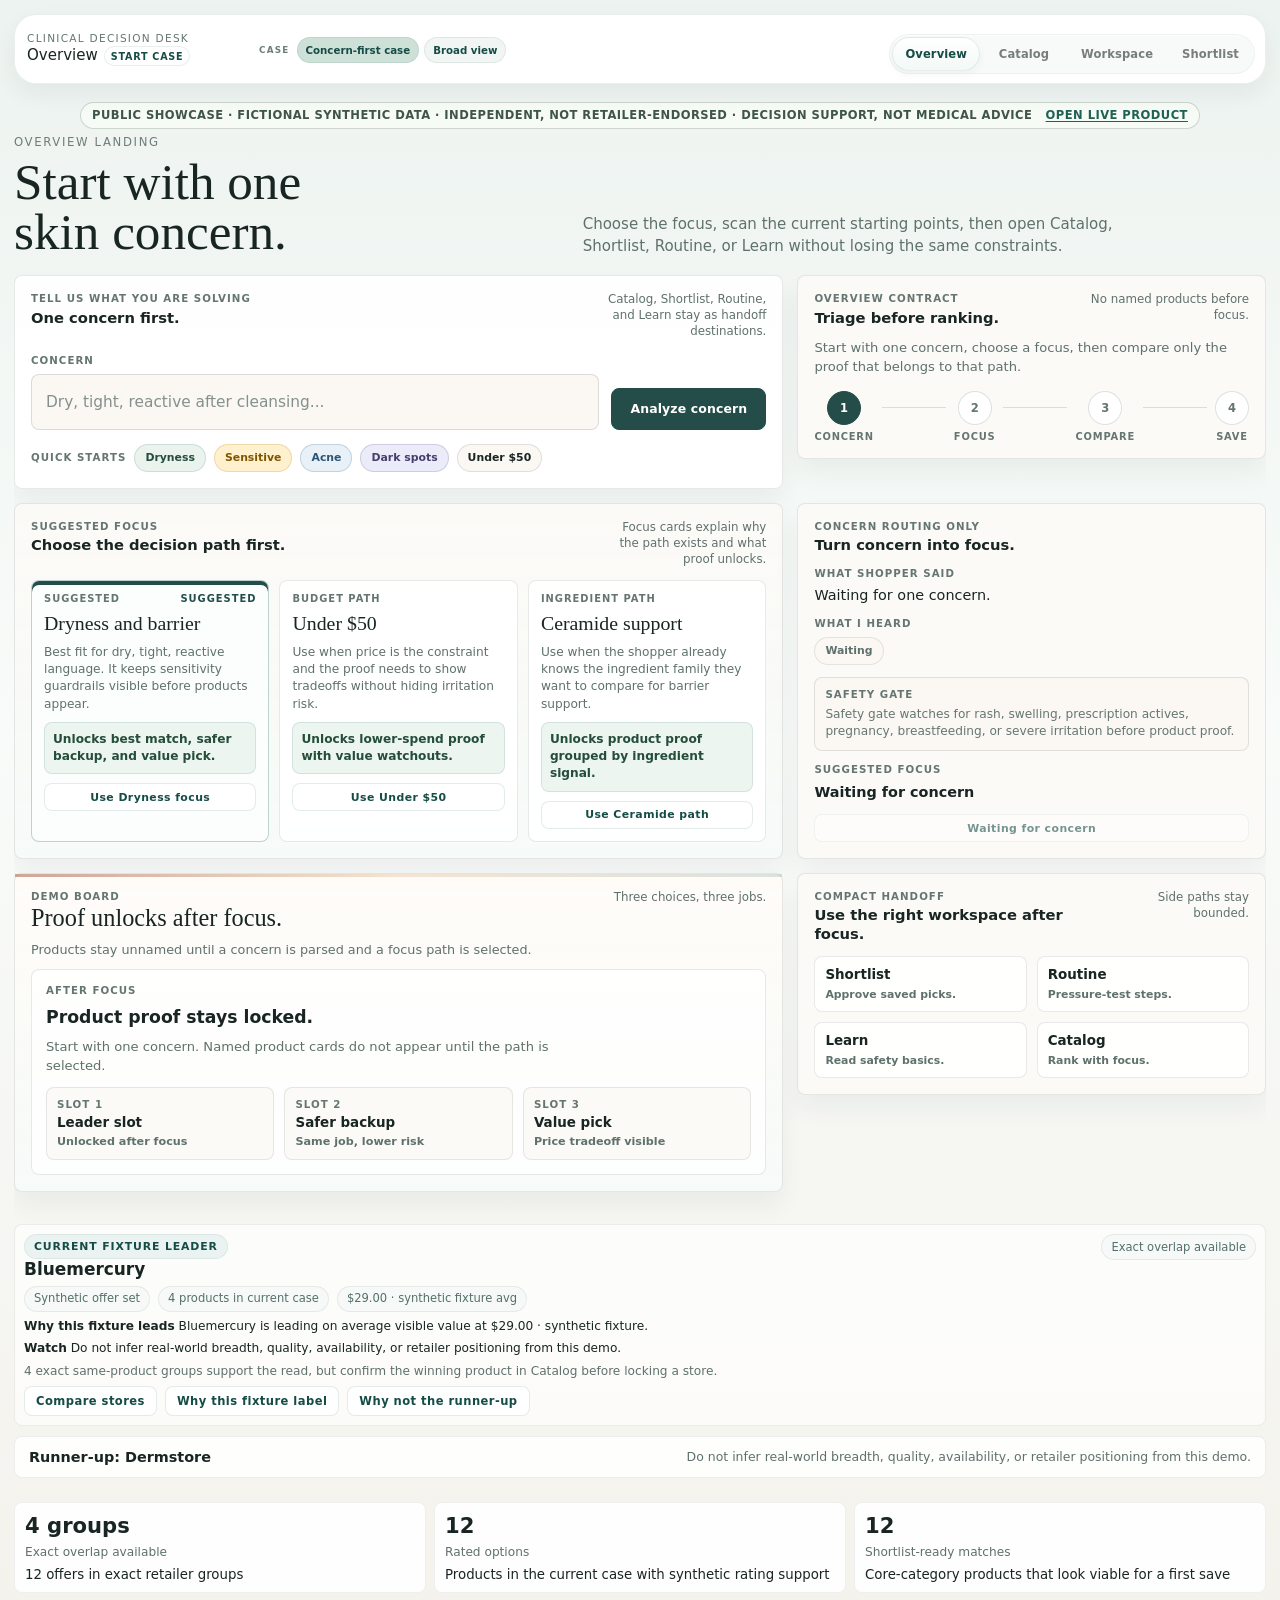
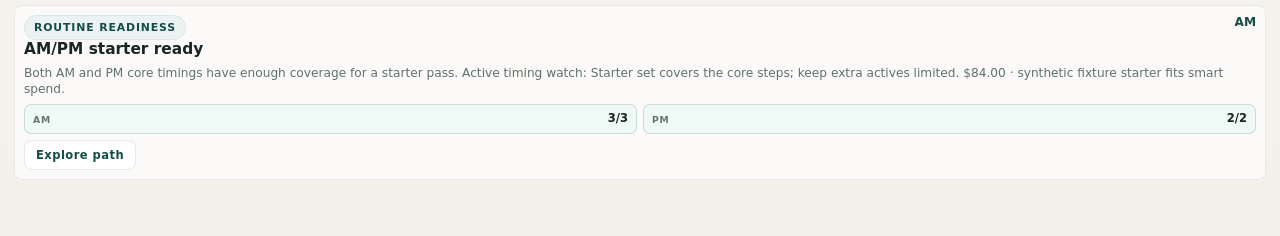
<file: web/index.html>
<!doctype html>
<html lang="en" data-public-showcase="true">
  <head>
    <meta charset="UTF-8">
    <meta name="viewport" content="width=device-width, initial-scale=1.0">
    <meta http-equiv="Cache-Control" content="no-store, no-cache, must-revalidate">
    <meta http-equiv="Pragma" content="no-cache">
    <meta http-equiv="Expires" content="0">
    <title>SkinCare Hub — Public Showcase</title>
    <link rel="icon" href="./favicon.svg" type="image/svg+xml">
    <script>
      (function () {
        var path = window.location.pathname.replace(/\/{2,}/g, "/");
        var routePath = path.replace(/\/index\.html$/i, "/");
        var routeMatch = routePath.match(/^(.*?)(?:\/)?(catalog|workspace|workplace|shortlist)\/?$/i);
        var appBasePath = routeMatch
          ? (routeMatch[1] || "/")
          : routePath === "/web" || routePath.indexOf("/web/") === 0
            ? "/web"
            : routePath;
        appBasePath = (appBasePath || "/").replace(/\/{2,}/g, "/");
        if (appBasePath.charAt(appBasePath.length - 1) !== "/") appBasePath += "/";
        var params = new URLSearchParams(window.location.search);
        var queryView = params.get("view");
        var pathView = routeMatch
          ? routeMatch[2].toLowerCase()
          : "overview";
        if (pathView === "workplace") pathView = "workspace";
        var view = /^(overview|catalog|workspace|shortlist)$/.test(queryView || "")
          ? queryView
          : pathView;
        var base = document.createElement("base");
        base.href = appBasePath;
        document.head.appendChild(base);
        document.documentElement.dataset.shellBasePath = appBasePath;
        document.documentElement.dataset.initialShellView = view;
        var browserSmokeAllowed = /^(127\.0\.0\.1|localhost|\[::1\])$/.test(window.location.hostname);
        if (browserSmokeAllowed && params.has("public-showcase-browser-smoke")) {
          var audit = {
            fetches: [],
            xhrs: [],
            eventSources: [],
            serviceWorkerRegistrations: [],
            serviceWorkerRegistrationLookups: 0,
            serviceWorkerUnregistrations: 0,
            notificationPermissionRequests: 0,
            notificationDeliveries: 0,
            pushSubscriptions: 0,
            pushUnsubscriptions: 0,
            windowOpens: [],
            liveProductCtaClicks: [],
          };
          window.__publicShowcaseNetworkAudit = audit;
          var storageDenied = params.has("public-showcase-browser-smoke-deny-storage");
          if (window.fetch) {
            var originalFetch = window.fetch.bind(window);
            window.fetch = function (input, options) {
              var requestedUrl = String(input && input.url ? input.url : input);
              audit.fetches.push(requestedUrl);
              if (browserSmokeAllowed && params.has("public-showcase-browser-smoke-fail-catalog") && requestedUrl.indexOf("catalog.json") !== -1) {
                return Promise.reject(new Error("Forced public catalog failure"));
              }
              return originalFetch(input, options);
            };
          }
          if (window.XMLHttpRequest) {
            var originalXhrOpen = window.XMLHttpRequest.prototype.open;
            window.XMLHttpRequest.prototype.open = function (method, url) {
              audit.xhrs.push(String(url));
              return originalXhrOpen.apply(this, arguments);
            };
          }
          if (window.EventSource) {
            var OriginalEventSource = window.EventSource;
            window.EventSource = function (url, options) {
              audit.eventSources.push(String(url));
              return new OriginalEventSource(url, options);
            };
            window.EventSource.prototype = OriginalEventSource.prototype;
          }
          var auditRegistration = {
            scope: new URL("./", document.baseURI).href,
            installed: true,
            pushManager: {
              getSubscription: function () {
                return Promise.resolve({
                  unsubscribe: function () {
                    audit.pushUnsubscriptions += 1;
                    return Promise.resolve(true);
                  },
                });
              },
            },
            showNotification: function () {
              audit.notificationDeliveries += 1;
              return Promise.resolve();
            },
            unregister: function () {
              audit.serviceWorkerUnregistrations += 1;
              auditRegistration.installed = false;
              return Promise.resolve(true);
            },
            active: { scriptURL: new URL(["./service", "worker.js"].join("-"), document.baseURI).href },
          };
          try {
            Object.defineProperty(navigator, "serviceWorker", {
              configurable: true,
              value: {
                ready: Promise.resolve(auditRegistration),
                getRegistrations: function () {
                  audit.serviceWorkerRegistrationLookups += 1;
                  return Promise.resolve(auditRegistration.installed ? [auditRegistration] : []);
                },
                register: function (url) {
                  audit.serviceWorkerRegistrations.push(String(url));
                  return Promise.resolve(auditRegistration);
                },
              },
            });
          } catch {
            if (navigator.serviceWorker && navigator.serviceWorker.register) {
              var originalServiceWorkerRegister = navigator.serviceWorker.register.bind(navigator.serviceWorker);
              navigator.serviceWorker.register = function (url, options) {
                audit.serviceWorkerRegistrations.push(String(url));
                return originalServiceWorkerRegister(url, options);
              };
            }
          }
          if (storageDenied) {
            var denyStorageAccess = function () { throw new DOMException("Browser storage denied", "SecurityError"); };
            Object.defineProperty(window, "localStorage", { configurable: true, get: denyStorageAccess });
            Object.defineProperty(window, "sessionStorage", { configurable: true, get: denyStorageAccess });
          } else {
            window.localStorage.setItem("skincare-hub-api-origin", "https://attacker.invalid");
          window.localStorage.setItem(
            "skincare-hub-user-profile",
            JSON.stringify({
              name: '<img id="public-profile-xss" src="x" onerror="window.__publicProfileXss=1">',
              goal: '<img id="public-profile-goal-xss" src="x" onerror="window.__publicProfileGoalXss=1">',
            }),
          );
          window.localStorage.setItem(
            "skincare-hub-profiles",
            JSON.stringify([
              {
                id: '"><img id="public-preset-xss" src="x" onerror="window.__publicPresetXss=1"><span data-id="',
                label: "Hostile storage fixture",
                savedAt: "2026-01-01T00:00:00Z",
                filters: {
                  profile: "all",
                  goal: "dryness",
                  retailer: '<img id="public-preset-filter-xss" src="x" onerror="window.__publicPresetFilterXss=1">',
                  brand: "toString",
                  category: "constructor",
                  ingredient: "__proto__",
                  sort: "valueOf",
                  browseLaneKey: "hasOwnProperty",
                },
              },
            ]),
          );
          window.localStorage.setItem(
            "skincare-hub-routines",
            JSON.stringify([
              {
                id: "hostile-routine-preset",
                label: "Hostile routine fixture",
                config: {
                  routineConcern: '<img id="public-saved-routine-xss" src="x" onerror="window.__publicSavedRoutineXss=1">',
                  routineTime: "am",
                  routineBudget: "smart",
                  retailer: "all",
                  profile: "all",
                  avoidIngredients: [],
                  routineDraft: {},
                },
              },
            ]),
          );
          window.localStorage.setItem("skincare-hub-favorites", "{}");
          window.localStorage.setItem("skincare-hub-tracked-alerts", "null");
          window.localStorage.setItem("skincare-hub-articles", "{}");
            window.localStorage.setItem(
              "skincare-hub-routine-planner-session",
              JSON.stringify({
                draftId: "hostile-storage-fixture",
                concern: '<img id="public-routine-xss" src="x" onerror="window.__publicRoutineXss=1">',
                timing: "am",
                budgetLane: "smart",
                draftState: {},
                updatedAt: "2026-01-01T00:00:00Z",
              }),
            );
          }
          function AuditNotification() {
            audit.notificationDeliveries += 1;
          }
          AuditNotification.permission = "granted";
          AuditNotification.requestPermission = function () {
            audit.notificationPermissionRequests += 1;
            return Promise.resolve("granted");
          };
          try {
            window.Notification = AuditNotification;
          } catch {
            if (window.Notification && window.Notification.requestPermission) {
              var originalNotificationRequest = window.Notification.requestPermission.bind(window.Notification);
              window.Notification.requestPermission = function () {
                audit.notificationPermissionRequests += 1;
                return originalNotificationRequest();
              };
            }
          }
          if (window.PushManager && window.PushManager.prototype.subscribe) {
            var originalPushSubscribe = window.PushManager.prototype.subscribe;
            window.PushManager.prototype.subscribe = function () {
              audit.pushSubscriptions += 1;
              return originalPushSubscribe.apply(this, arguments);
            };
          }
          var originalWindowOpen = window.open.bind(window);
          window.open = function (url) {
            audit.windowOpens.push(String(url));
            return originalWindowOpen.apply(window, arguments);
          };
          document.addEventListener("click", function (event) {
            var link = event.target.closest && event.target.closest("a.public-live-product-cta");
            if (!link) return;
            audit.liveProductCtaClicks.push(link.href);
            event.preventDefault();
          }, true);
        }
      })();
    </script>
    <link rel="stylesheet" href="./styles.css?v=20260517-routine-budget-rail">
  </head>
  <body>
    <div class="backdrop backdrop-a"></div>
    <div class="backdrop backdrop-b"></div>
    <main class="shell">
      <header class="workspace-supernav-shell" data-active-view="overview">
        <div class="workspace-supernav-copy">
          <p class="eyebrow">Clinical Decision Desk</p>
          <div class="workspace-active-row">
            <strong id="workspace-active-title" class="workspace-active-title">Overview</strong>
            <span id="workspace-active-chip" class="workspace-active-chip">Start case</span>
          </div>
          <p id="workspace-active-note" class="workspace-supernav-note">One working case across four views.</p>
        </div>
        <div class="workspace-supernav-rail" aria-label="Current workspace context">
          <span id="workspace-shell-rail-label" class="workspace-shell-rail-label">Case</span>
          <div class="workspace-shell-rail-items" aria-live="polite">
            <span id="workspace-shell-rail-primary" class="workspace-shell-rail-item workspace-shell-rail-item-primary">Concern-first case</span>
            <span id="workspace-shell-rail-secondary" class="workspace-shell-rail-item">Broad view</span>
            <span id="workspace-shell-rail-tertiary" class="workspace-shell-rail-item"></span>
          </div>
        </div>
        <div class="workspace-supernav-navcluster">
          <nav class="workspace-supernav" aria-label="Primary workspace navigation">
            <button class="workspace-nav-button active" type="button" data-shell-view="overview" aria-controls="shell-view-overview" aria-current="true">Overview</button>
            <button class="workspace-nav-button" type="button" data-shell-view="catalog" aria-controls="shell-view-catalog">Catalog</button>
            <button class="workspace-nav-button" type="button" data-shell-view="workspace" aria-controls="shell-view-workspace">Workspace</button>
            <button class="workspace-nav-button" type="button" data-shell-view="shortlist" aria-controls="shell-view-shortlist">Shortlist</button>
          </nav>
        </div>
      </header>

      <p class="public-demo-note" role="note">
        Public showcase · fictional synthetic data · independent, not retailer-endorsed · decision support, not medical advice
        <a class="public-live-product-cta" href="https://skincarehub.app/" target="_blank" rel="noreferrer">Open live product</a>
      </p>

      <section id="work-mode-case-header" class="work-mode-case-header" aria-label="Working case summary" hidden>
        <div class="work-mode-case-item work-mode-case-item-action">
          <button id="edit-user-profile" class="lens-summary-trigger" type="button" aria-controls="lens-drawer-panel" aria-expanded="false">
            <span class="lens-summary-trigger-label">Skin lens</span>
            <strong id="lens-summary-title">All skin profiles</strong>
            <span id="lens-summary-meta" class="lens-summary-trigger-meta">General care · Open budget</span>
          </button>
          <button id="open-user-profile-editor" class="lens-summary-edit-button" type="button" aria-controls="lens-drawer-panel" aria-expanded="false">Edit</button>
        </div>
        <div id="work-mode-casebar" class="work-mode-casebar" aria-label="Working case metrics"></div>
      </section>

      <section id="shell-view-overview" class="shell-view shell-view-overview" data-shell-view-panel="overview">
        <section id="overview-panel" class="hero">
          <div class="overview-landing-copy">
            <p class="eyebrow">Overview landing</p>
            <h1>Start with one skin concern.</h1>
            <p class="hero-subtitle">Turn a messy shopper question into one focused path. Product proof appears only after the focus is chosen.</p>
          </div>

          <section class="overview-intake-panel" aria-labelledby="overview-intake-title">
            <div class="overview-section-head">
              <div>
                <span class="overview-section-kicker">Tell us what you are solving</span>
                <strong id="overview-intake-title">One concern first.</strong>
              </div>
              <span>Catalog, Shortlist, Routine, and Learn stay as handoff destinations.</span>
            </div>
            <div class="overview-concern-control">
              <label class="overview-concern-field" for="overview-concern-input">
                <span>Concern</span>
                <input id="overview-concern-input" type="text" placeholder="Dry, tight, reactive after cleansing..." autocomplete="off">
              </label>
              <button id="overview-primary-action" class="overview-primary-action" type="button" data-overview-intake-action="primary">Analyze concern</button>
            </div>
            <p id="overview-concern-validation" class="overview-concern-validation" role="status" aria-live="polite"></p>
            <div class="overview-quick-starts" aria-label="Quick-start concern chips">
              <span>Quick starts</span>
              <button type="button" data-overview-concern-chip="dryness">Dryness</button>
              <button type="button" data-overview-concern-chip="sensitive">Sensitive</button>
              <button type="button" data-overview-concern-chip="acne">Acne</button>
              <button type="button" data-overview-concern-chip="dark-spots">Dark spots</button>
              <button type="button" data-overview-concern-chip="under-50">Under $50</button>
            </div>
          </section>

          <aside class="overview-progress-panel" aria-labelledby="overview-progress-title">
            <div class="overview-section-head">
              <div>
                <span class="overview-section-kicker">Overview contract</span>
                <strong id="overview-progress-title">Triage before ranking.</strong>
              </div>
              <span>No named products before focus.</span>
            </div>
            <p>Start with one concern, choose a focus, then compare only the proof that belongs to that path.</p>
            <div class="overview-stepper" aria-label="Overview decision progress">
              <div class="overview-step is-active">
                <span>1</span>
                <strong>Concern</strong>
              </div>
              <div class="overview-step-line" aria-hidden="true"></div>
              <div class="overview-step">
                <span>2</span>
                <strong>Focus</strong>
              </div>
              <div class="overview-step-line" aria-hidden="true"></div>
              <div class="overview-step">
                <span>3</span>
                <strong>Compare</strong>
              </div>
              <div class="overview-step-line" aria-hidden="true"></div>
              <div class="overview-step">
                <span>4</span>
                <strong>Save</strong>
              </div>
            </div>
          </aside>

          <section id="overview-focus-panel" class="overview-focus-panel" aria-labelledby="overview-focus-title">
            <div class="overview-section-head">
              <div>
                <span class="overview-section-kicker">Suggested focus</span>
                <strong id="overview-focus-title">Choose the decision path first.</strong>
              </div>
              <span>Focus cards explain why the path exists and what proof unlocks.</span>
            </div>
            <div id="overview-focus-deck" class="overview-focus-deck"></div>
          </section>

          <aside id="overview-routing-panel" class="overview-routing-panel" aria-labelledby="overview-routing-title">
            <div class="overview-section-head">
              <div>
                <span class="overview-section-kicker">Concern routing only</span>
                <strong id="overview-routing-title">Turn concern into focus.</strong>
              </div>
            </div>
            <div class="overview-route-block">
              <span>What shopper said</span>
              <p id="overview-shopper-said">Waiting for one concern.</p>
            </div>
            <div class="overview-route-block">
              <span>What I heard</span>
              <div id="overview-heard-chips" class="overview-heard-chips"></div>
            </div>
            <div id="overview-safety-gate" class="overview-safety-gate"></div>
            <div class="overview-route-block">
              <span>Suggested focus</span>
              <strong id="overview-suggested-focus">Waiting for concern</strong>
            </div>
            <button id="overview-routing-action" class="overview-action-button" type="button" disabled>Waiting for concern</button>
          </aside>

          <aside class="hero-spotlight panel-inset overview-decision-panel overview-proof-panel">
            <div class="overview-live-panel">
              <div class="overview-section-head">
                <div>
                  <span class="overview-section-kicker">Product proof</span>
                  <h2 id="spotlight-title">Proof unlocks after focus.</h2>
                </div>
                <span>Three choices, three jobs.</span>
              </div>
              <p id="spotlight-copy" class="spotlight-copy"></p>
              <div id="overview-proof-lock" class="overview-proof-lock"></div>
              <div id="overview-decision-board" class="overview-decision-board"></div>
              <div id="overview-proof-handoff" class="overview-proof-handoff" hidden></div>
            </div>
          </aside>

          <aside class="overview-handoff-panel" aria-labelledby="overview-handoff-title">
            <div class="overview-section-head">
              <div>
                <span class="overview-section-kicker">Compact handoff</span>
                <strong id="overview-handoff-title">Use the right workspace after focus.</strong>
              </div>
              <span>Side paths stay bounded.</span>
            </div>
            <div class="overview-handoff-grid">
              <button type="button" data-overview-action="open-shortlist">
                <strong>Shortlist</strong>
                <span>Approve saved picks.</span>
              </button>
              <button type="button" data-overview-action="open-routine">
                <strong>Routine</strong>
                <span>Pressure-test steps.</span>
              </button>
              <button type="button" data-overview-action="open-article-library">
                <strong>Learn</strong>
                <span>Read safety basics.</span>
              </button>
              <button type="button" data-overview-action="open-catalog">
                <strong>Catalog</strong>
                <span>Rank with focus.</span>
              </button>
            </div>
          </aside>

          <div id="overview-mobile-sticky-action" class="overview-mobile-sticky-action">
            <button id="overview-mobile-primary-action" type="button" data-overview-intake-action="primary">Analyze concern</button>
            <span id="overview-mobile-primary-meta">1 step before products</span>
          </div>
        </section>

        <div id="quick-concerns" class="quick-concerns" hidden></div>
        <div id="retailer-coverage" class="metric-stack" hidden></div>
        <div id="hero-stats" class="hero-stats" hidden></div>
        <div id="top-concerns" class="metric-stack" hidden></div>
      </section>

      <div id="lens-drawer-backdrop" class="lens-drawer-backdrop" hidden></div>
      <section id="lens-drawer" class="lens-drawer" hidden>
        <div class="panel user-profile-panel" id="lens-drawer-panel" role="dialog" aria-modal="true" aria-labelledby="lens-drawer-title" tabindex="-1">
          <div class="lens-drawer-head">
            <div class="lens-drawer-copy">
              <p class="eyebrow">Skin lens</p>
              <h2 id="lens-drawer-title">Skin lens</h2>
              <p class="user-profile-intro">One saved lens drives ranking, retailer call, and routine caution.</p>
            </div>
            <div class="lens-drawer-actions">
              <span id="profile-status" class="profile-status" data-state="static">
                <span class="profile-status-label">Lens applied</span>
                <span class="profile-status-meta">Ranking and routine use this setup</span>
              </span>
              <button id="close-user-profile-drawer" class="lens-drawer-close" type="button" aria-label="Close lens drawer">Close</button>
            </div>
          </div>
          <section id="lens-dirty-confirm" class="lens-dirty-confirm" hidden aria-live="polite">
            <p id="lens-dirty-confirm-copy" class="lens-dirty-confirm-copy">You have unsaved lens edits.</p>
            <div class="lens-dirty-confirm-actions">
              <button id="lens-dirty-save" class="profile-action-button primary" type="button">Save</button>
              <button id="lens-dirty-discard" class="profile-action-button secondary" type="button">Discard</button>
              <button id="lens-dirty-keep" class="profile-inline-action subtle" type="button">Keep editing</button>
            </div>
          </section>
          <div id="lens-drawer-scroll" class="lens-drawer-scroll">
            <article class="user-summary-card">
              <div class="user-summary-head lens-bar-head">
                <div class="user-summary-copy-block lens-bar-copy">
                  <span class="sidebar-subeyebrow profile-summary-eyebrow">Skin profile lens</span>
                  <div class="lens-bar-title-row">
                    <h3 id="user-summary-title">Current setup</h3>
                    <span id="user-profile-save-state" class="profile-save-state" data-state="saved">Saved</span>
                  </div>
                  <p id="user-summary-meta" class="profile-summary-meta"></p>
                </div>
              </div>
              <div class="profile-summary-nav" role="tablist" aria-label="Profile view">
                <button id="user-profile-nav-overview" class="profile-summary-tab active" type="button" role="tab" aria-selected="true" aria-controls="user-profile-overview-panel">Lens</button>
                <button id="user-profile-nav-saved" class="profile-summary-tab" type="button" role="tab" aria-selected="false" aria-controls="user-profile-saved-panel">Saved</button>
                <button id="user-profile-nav-edit" class="profile-summary-tab" type="button" role="tab" aria-selected="false" aria-controls="user-profile-card">Edit</button>
              </div>
              <section id="user-profile-overview-panel" class="profile-summary-panel" role="tabpanel" tabindex="0" aria-labelledby="user-profile-nav-overview">
                <div class="profile-lens-ribbon">
                  <span id="user-summary-context" class="profile-lens-context"></span>
                  <strong id="user-summary-priority" class="profile-lens-goal"></strong>
                  <p id="user-summary-copy" class="user-summary-copy"></p>
                </div>
                <div class="profile-lens-meta">
                  <span id="user-profile-activity-state" class="profile-activity-state"></span>
                  <p id="user-profile-activity-meta" class="profile-activity-meta"></p>
                </div>
                <div id="lens-impact-row" class="lens-impact-row" aria-label="Lens impact">
                  <span>ranking</span>
                  <span>caution level</span>
                  <span>routine aggressiveness</span>
                </div>
                <div id="user-profile-summary-rows" class="profile-summary-rows compact"></div>
                <p id="user-profile-impact-inline" class="profile-impact-inline-copy profile-impact-inline-compact"></p>
                <div id="lens-quick-presets" class="lens-quick-presets" aria-label="Lens presets"></div>
                <p id="lens-tension-warning" class="lens-tension-warning" hidden></p>
                <div class="profile-inline-actions">
                  <button id="save-current-profile-inline" class="profile-inline-action" type="button">Save this setup</button>
                  <button id="user-profile-open-saved" class="profile-inline-action subtle" type="button">Open saved setups</button>
                </div>
                <p id="user-profile-save-note" class="profile-save-note"></p>
              </section>
              <section id="user-profile-saved-panel" class="profile-summary-panel" role="tabpanel" tabindex="0" aria-labelledby="user-profile-nav-saved" hidden>
                <div class="profile-saved-panel-head">
                  <div class="profile-card-heading compact">
                    <span class="profile-impact-label">Saved lenses</span>
                    <p>Reuse a saved setup.</p>
                  </div>
                </div>
                <div id="user-profile-quick-switches" class="profile-quick-switches"></div>
                <section id="continuity-card" class="continuity-card" data-state="local" aria-label="Device continuity">
                  <div class="continuity-card-head">
                    <div class="profile-card-heading compact">
                      <span class="profile-impact-label">Device continuity</span>
                      <p id="continuity-status-copy">Saved state is staying local on this browser right now.</p>
                    </div>
                    <div class="continuity-inline-actions">
                      <button id="continuity-create-code" class="profile-inline-action subtle" type="button">Show code</button>
                      <button
                        id="continuity-join-toggle"
                        class="profile-inline-action subtle"
                        type="button"
                        aria-controls="continuity-join-panel"
                        aria-expanded="false"
                      >
                        Join with code
                      </button>
                    </div>
                  </div>
                  <p id="continuity-status-meta" class="continuity-status-meta">
                    The current local-first behavior stays in place whenever the API is unavailable.
                  </p>
                  <div class="continuity-code-panel">
                    <strong id="continuity-pair-code" class="continuity-pair-code" hidden></strong>
                    <span id="continuity-pair-expires" class="continuity-pair-expires">
                      Create a short code on one device, then enter it on another.
                    </span>
                  </div>
                  <div id="continuity-join-panel" class="continuity-join-panel" hidden>
                    <label class="field continuity-join-field" for="continuity-join-code">
                      <span>Enter code</span>
                      <div class="continuity-join-row">
                        <input
                          id="continuity-join-code"
                          type="text"
                          inputmode="text"
                          autocomplete="off"
                          autocapitalize="characters"
                          spellcheck="false"
                          maxlength="8"
                          placeholder="AB12CD34"
                        />
                        <button id="continuity-join-submit" class="profile-inline-action" type="button">Join</button>
                      </div>
                    </label>
                    <p id="continuity-join-message" class="continuity-join-message" hidden></p>
                  </div>
                  <div class="continuity-data-controls">
                    <p>
                      Shared server data is removed after 90 days without workspace activity. Reset disconnects paired browsers;
                      delete removes this server workspace. Other browsers may still hold offline copies.
                    </p>
                    <div class="continuity-data-links">
                      <a href="../NOTICE.md">Data &amp; license notice</a>
                    </div>
                    <div class="continuity-data-actions">
                      <button id="continuity-reset-data" class="profile-inline-action subtle" type="button">Reset shared data</button>
                      <button id="continuity-delete-workspace" class="profile-inline-action danger" type="button">Delete shared workspace</button>
                    </div>
                    <p id="continuity-data-message" class="continuity-data-message" role="status" aria-live="polite" hidden></p>
                  </div>
                </section>
              </section>
            </article>
            <article id="user-profile-card" class="user-profile-card" role="tabpanel" tabindex="0" aria-labelledby="user-profile-nav-edit" hidden>
              <div class="sidebar-subhead">
                <div>
                  <span class="sidebar-subeyebrow">Edit lens</span>
                  <p>Update the demo ranking lens.</p>
                </div>
                <span id="user-profile-form-state" class="profile-form-state" data-state="clean">Draft</span>
              </div>
              <div class="profile-editor-overview">
                <div class="profile-editor-impact-row">
                  <span>Catalog ranking</span>
                  <span>Retailer check</span>
                  <span>Routine planning</span>
                </div>
                <div id="user-profile-draft-preview" class="profile-draft-preview"></div>
              </div>
              <section class="profile-form-section">
                <div class="profile-form-section-head">
                  <span class="profile-step-label">Step 1</span>
                  <h3>Skin profile</h3>
                  <p>Sets fit, caution, and routine intensity.</p>
                </div>
                <div class="user-profile-grid">
                  <div class="field">
                    <label for="user-skin-profile">Skin profile</label>
                    <select id="user-skin-profile">
                      <option value="all">All skin profiles</option>
                    </select>
                  </div>
                  <div class="field">
                    <label for="user-sensitivity">Sensitivity level</label>
                    <select id="user-sensitivity">
                      <option value="moderate">Moderate</option>
                      <option value="high">High sensitivity</option>
                      <option value="low">Low sensitivity</option>
                    </select>
                  </div>
                  <div class="field">
                    <label for="user-actives-comfort">Actives comfort</label>
                    <select id="user-actives-comfort">
                      <option value="medium">Balanced actives</option>
                      <option value="low">Keep actives gentle</option>
                      <option value="high">Comfortable with stronger actives</option>
                    </select>
                  </div>
                </div>
              </section>
              <section class="profile-form-section">
                <div class="profile-form-section-head">
                  <span class="profile-step-label">Step 2</span>
                  <h3>Decision goal</h3>
                  <p>Set the main problem and spend lane.</p>
                </div>
                <div class="user-profile-grid">
                  <div class="field">
                    <label for="user-goal">Main goal right now</label>
                    <select id="user-goal"></select>
                  </div>
                  <div class="field">
                    <label for="user-budget">Budget style</label>
                    <select id="user-budget">
                      <option value="any">Open budget</option>
                      <option value="budget">Value first</option>
                      <option value="balanced">Balanced spend</option>
                      <option value="premium">Premium okay</option>
                    </select>
                  </div>
                  <div class="field">
                    <label for="user-name">Profile label (optional)</label>
                    <input id="user-name" type="text" placeholder="Aanchal">
                  </div>
                </div>
              </section>
              <section class="profile-form-section">
                <div class="profile-form-section-head">
                  <span class="profile-step-label">Step 3</span>
                  <h3>Guardrails</h3>
                  <p>Keep off-limit ingredients out.</p>
                </div>
                <div class="field field-stack">
                  <label for="avoid-ingredients">Avoid in recommendations</label>
                  <div id="avoid-ingredients" class="toggle-chip-group" aria-label="Avoid ingredients"></div>
                </div>
              </section>
              <button id="reset-user-profile" class="profile-reset-button" type="button">Reset lens draft to defaults</button>
            </article>
          </div>
          <div id="lens-editor-footer" class="lens-editor-footer" hidden>
            <div class="user-profile-actions" aria-label="Lens editor actions">
              <button id="save-user-profile" class="profile-action-button primary" type="button">Save changes</button>
              <button id="cancel-user-profile" class="profile-action-button secondary" type="button">Done</button>
            </div>
          </div>
        </div>
      </section>

      <section id="shell-view-catalog" class="shell-view shell-view-catalog" data-shell-view-panel="catalog" hidden>
        <section class="workspace-layout">
          <div class="workspace-main">
      <section id="catalog-section" class="catalog-section">
        <section class="panel controls">
          <div class="controls-head">
            <div class="controls-head-copy">
              <p class="eyebrow">Catalog</p>
              <h2 id="catalog-view-heading" tabindex="-1">Compare the current case.</h2>
            </div>
            <div class="controls-head-actions">
              <div class="catalog-density-toggle" role="tablist" aria-label="Catalog density">
                <button id="density-decision" class="catalog-density-button active" type="button" role="tab" data-density="decision" aria-selected="true">Decision view</button>
                <button id="density-compact" class="catalog-density-button" type="button" role="tab" data-density="compact" aria-selected="false">Compact scan</button>
              </div>
              <button id="catalog-focus-toggle" class="panel-action-button secondary catalog-focus-toggle" type="button" aria-expanded="false" aria-controls="browse-lanes">Focus</button>
              <button id="catalog-more-filters" class="panel-action-button secondary catalog-more-filters" type="button" aria-expanded="false" aria-controls="catalog-secondary-filters">More filters</button>
            </div>
          </div>

          <div class="controls-primary-row">
            <div class="field search-field control-primary">
              <label for="search">Search products</label>
              <input id="search" type="search" placeholder="brand, ingredient, product, or concern">
            </div>
            <div class="field control-primary">
              <label for="retailer-filter">Retailer</label>
              <select id="retailer-filter">
                <option value="all">All retailers</option>
              </select>
            </div>
            <div class="field control-primary">
              <label for="category-filter">Product type</label>
              <select id="category-filter">
                <option value="all">All categories</option>
              </select>
            </div>
            <div class="field control-primary">
              <label for="sort-filter">Show</label>
              <select id="sort-filter">
                <option value="relevance">Best match</option>
                <option value="top-rated">Top rated</option>
                <option value="most-reviewed">Most reviewed</option>
                <option value="price-asc">Price: low to high</option>
                <option value="price-desc">Price: high to low</option>
                <option value="brand">Brand A-Z</option>
              </select>
            </div>
          </div>

          <div id="catalog-secondary-filters" class="catalog-secondary-filters" hidden>
            <div class="controls-secondary-row">
              <div class="field control-secondary">
                <label for="brand-filter">Brand</label>
                <select id="brand-filter">
                  <option value="all">All brands</option>
                </select>
              </div>
              <div class="field control-secondary">
                <label for="ingredient-filter">Ingredient</label>
                <select id="ingredient-filter">
                  <option value="all">All ingredients</option>
                </select>
              </div>
              <div class="field control-secondary">
                <label for="profile-filter">Skin profile</label>
                <select id="profile-filter">
                  <option value="all">All skin profiles</option>
                </select>
              </div>
            </div>
          </div>

          <div id="catalog-command-bar" class="catalog-command-bar" aria-label="Catalog decision ledger"></div>
          <section class="active-filters-bar" aria-label="Current catalog context">
            <div id="active-filters" class="active-filters"></div>
            <button id="clear-filters" class="clear-filters" type="button" hidden>Clear case</button>
          </section>
        </section>

        <section class="catalog-browse-bar" aria-label="Catalog focus rail">
          <div class="catalog-browse-copy">
            <p class="eyebrow">Focus rail</p>
            <p class="catalog-browse-title">Quick starts and concerns stay close.</p>
          </div>
          <div id="browse-lanes" class="browse-lanes"></div>
          <div class="browse-concern-row">
            <p class="browse-concern-label">Concern</p>
            <div class="concern-chips" id="concern-chips"></div>
          </div>
        </section>

        <section class="decision-strip lead-recommendation-strip" id="decision-strip" aria-label="Catalog product signal"></section>

        <section class="catalog-results-layout" aria-label="Catalog results and saved set">
          <div class="catalog-results-main">
            <section class="results-head">
              <div class="results-copy">
                <p class="eyebrow">Results</p>
                <h2 id="results-title">Loading products...</h2>
                <p class="results-caption" id="results-caption"></p>
                <div id="results-state-line" class="results-state-line" aria-label="Current catalog result state"></div>
              </div>
              <div class="results-actions">
                <p id="results-next-step" class="results-next-step">Tighten the case to surface a clearer lead.</p>
                <button id="catalog-open-shortlist" class="catalog-saved-review-button is-empty" type="button" data-primary-action="focus-catalog-work">Choose focus</button>
              </div>
            </section>

            <aside class="workspace-shortlist-rail" id="catalog-shortlist-rail" aria-label="Current shortlist summary">
              <section class="panel catalog-shortlist-panel">
                <div class="section-heading">
                  <div>
                    <p class="eyebrow">Saved set</p>
                    <h2>Saved set</h2>
                  </div>
                </div>
                <div id="catalog-shortlist-metrics" class="catalog-shortlist-metrics"></div>
                <p id="catalog-shortlist-summary" class="catalog-shortlist-summary">Save a starting point to begin the saved set.</p>
              </section>
            </aside>

            <section class="freshness-bar" id="freshness-bar"></section>

            <section class="catalog-layout">
              <section id="product-grid" class="product-grid" aria-busy="true">
                <div class="catalog-loading-state" role="status" aria-live="polite">
                  <article class="catalog-skeleton-card" aria-hidden="true">
                    <span class="catalog-skeleton-media"></span>
                    <span class="catalog-skeleton-line catalog-skeleton-line-short"></span>
                    <span class="catalog-skeleton-line"></span>
                    <span class="catalog-skeleton-line catalog-skeleton-line-mid"></span>
                    <span class="catalog-skeleton-button"></span>
                  </article>
                  <article class="catalog-skeleton-card" aria-hidden="true">
                    <span class="catalog-skeleton-media"></span>
                    <span class="catalog-skeleton-line catalog-skeleton-line-short"></span>
                    <span class="catalog-skeleton-line"></span>
                    <span class="catalog-skeleton-line catalog-skeleton-line-mid"></span>
                    <span class="catalog-skeleton-button"></span>
                  </article>
                  <article class="catalog-skeleton-card" aria-hidden="true">
                    <span class="catalog-skeleton-media"></span>
                    <span class="catalog-skeleton-line catalog-skeleton-line-short"></span>
                    <span class="catalog-skeleton-line"></span>
                    <span class="catalog-skeleton-line catalog-skeleton-line-mid"></span>
                    <span class="catalog-skeleton-button"></span>
                  </article>
                </div>
              </section>
            </section>
            <section class="pagination-bar" id="pagination-bar"></section>
            <p class="affiliate-note" id="affiliate-note">
              Synthetic demo links are inert; no affiliate tracking is active.
            </p>
          </div>

        </section>
      </section>
          </div>
        </section>
      </section>

      <section id="shell-view-workspace" class="shell-view shell-view-workspace" data-shell-view-panel="workspace" hidden>
        <section class="support-layer" id="decision-workspace">
          <div class="support-layer-head">
            <div class="support-header-copy">
              <p class="eyebrow">Workspace</p>
              <h2 id="workspace-view-heading" tabindex="-1">Work the same case without losing context.</h2>
              <p class="support-header-text">One demo case. One open workspace tab.</p>
            </div>
          </div>

          <nav class="support-nav" aria-label="Decision workspace tools" role="tablist">
            <button id="shopping-brief-tab" class="support-nav-button active" type="button" role="tab" aria-selected="true" aria-controls="shopping-brief-panel" data-workspace-jump="shopping-brief-panel">
              <span class="support-nav-step">Tool</span>
              <strong>Brief</strong>
              <span class="support-nav-meta">Choose focus</span>
            </button>
            <button id="market-view-tab" class="support-nav-button" type="button" role="tab" aria-selected="false" aria-controls="market-view-panel" data-workspace-jump="market-view-panel">
              <span class="support-nav-step">Tool</span>
              <strong>Stores</strong>
              <span class="support-nav-meta">Retailer path</span>
            </button>
            <button id="routine-builder-tab" class="support-nav-button" type="button" role="tab" aria-selected="false" aria-controls="routine-builder-panel" data-workspace-jump="routine-builder-panel">
              <span class="support-nav-step">Tool</span>
              <strong>Routine</strong>
              <span class="support-nav-meta">Draft fit</span>
            </button>
            <button id="saved-presets-tab" class="support-nav-button" type="button" role="tab" aria-selected="false" aria-controls="saved-presets-panel" data-workspace-jump="saved-presets-panel">
              <span class="support-nav-step">Tool</span>
              <strong>Saved</strong>
              <span class="support-nav-meta">Reopen state</span>
            </button>
            <button id="learn-workspace-tab" class="support-nav-button" type="button" role="tab" aria-selected="false" aria-controls="learn-workspace-panel" data-workspace-jump="learn-workspace-panel">
              <span class="support-nav-step">Tool</span>
              <strong>Learn</strong>
              <span class="support-nav-meta">Evidence</span>
            </button>
          </nav>

          <section class="support-session-strip" id="support-session-strip" aria-label="Current workspace case bar"></section>

          <section class="panel advisor-panel" id="shopping-brief-panel" data-workspace-section role="tabpanel" tabindex="0" aria-labelledby="shopping-brief-tab">
            <div class="section-heading">
              <div>
                <p class="eyebrow">Brief</p>
                <span class="section-role">Decision workbench</span>
                <h2>Choose focus or save the candidate.</h2>
              </div>
              <div class="section-heading-actions">
                <button id="advisor-toggle" class="panel-toggle" type="button" aria-expanded="false">Expand</button>
              </div>
            </div>
            <p id="advisor-session-summary" class="panel-session-copy">Reading the current case.</p>
            <div class="advisor-layout">
              <article class="advisor-brief">
                <p id="advisor-summary" class="advisor-summary">Loading current strategy...</p>
                <div id="advisor-chips" class="advisor-chips"></div>
                <div id="advisor-guidance" class="advisor-guidance"></div>
              </article>
              <div id="advisor-picks" class="advisor-picks"></div>
            </div>
            <div class="panel-action-row">
              <button id="advisor-save-lead" class="panel-action-button primary" type="button">Choose focus</button>
              <button id="advisor-plan-lead" class="panel-action-button" type="button">Plan around this pick</button>
            </div>
          </section>

          <section class="panel market-panel" id="market-view-panel" data-workspace-section role="tabpanel" tabindex="0" aria-labelledby="market-view-tab" hidden>
              <div class="section-heading">
                <div>
                  <p class="eyebrow">Stores</p>
                  <span class="section-role">Retailer path</span>
                  <h2>Compare the retailer path.</h2>
                </div>
                <div class="section-heading-actions">
                  <button id="market-toggle" class="panel-toggle" type="button" aria-expanded="false">Expand</button>
                </div>
              </div>
              <p id="market-session-summary" class="panel-session-copy">Reading the current retailer picture.</p>
              <div id="market-grid" class="market-grid"></div>
              <div class="panel-action-row">
                <button id="market-apply-winner" class="panel-action-button primary" type="button">Focus winning store</button>
                <button id="market-open-basket" class="panel-action-button" type="button">Review checkout path</button>
              </div>
              <section class="workspace-subpanel picks-panel" id="retailer-picks-panel">
                <div class="section-heading">
                  <div>
                    <p class="eyebrow">Signature picks</p>
                    <span class="section-role">Retailer picks</span>
                    <h2>One signature product at each retailer.</h2>
                  </div>
                </div>
                <div id="pick-modes" class="pick-modes" role="tablist" aria-label="Pick modes"></div>
                <div id="best-picks" class="best-picks"></div>
                <div class="panel-action-row">
                  <button id="picks-save-mode" class="panel-action-button primary" type="button">Save one pick per store</button>
                </div>
              </section>

              <section class="panel alerts-panel" id="tracked-alerts-panel" hidden>
                <div class="section-heading">
                  <div>
                    <p class="eyebrow">Notification center</p>
                    <h2>Watch price and stock signals.</h2>
                  </div>
                </div>
                <div class="alerts-panel-toolbar">
                  <div class="alerts-panel-tabs" role="tablist" aria-label="Notification center views">
                    <button id="tracked-alerts-tab-alerts" class="alerts-panel-tab active" type="button" data-alerts-view="alerts" role="tab" aria-selected="true">Alerts</button>
                    <button id="tracked-alerts-tab-watching" class="alerts-panel-tab" type="button" data-alerts-view="watching" role="tab" aria-selected="false">Watching</button>
                  </div>
                  <button id="tracked-alerts-mark-read" class="panel-action-button" type="button" hidden>Mark all read</button>
                </div>
                <div id="tracked-alerts-body" class="tracked-alerts-body"></div>
              </section>
          </section>

          <section class="panel routine-panel" id="routine-builder-panel" data-workspace-section role="tabpanel" tabindex="0" aria-labelledby="routine-builder-tab" hidden>
            <div class="section-heading">
                <div>
                  <p class="eyebrow">Routine</p>
                  <span class="section-role">Draft fit</span>
                  <h2>Draft routine fit.</h2>
                </div>
              <p>Use this as a fit draft, not checkout proof.</p>
              <div class="section-heading-actions routine-heading-actions">
                <button id="routine-save-current" class="panel-action-button primary routine-save-current" type="button">Save routine draft</button>
              </div>
            </div>
            <div class="routine-controls">
              <div class="field">
                <label for="routine-concern">Routine focus</label>
                <select id="routine-concern">
                  <option value="dryness">Dryness</option>
                  <option value="acne">Acne</option>
                  <option value="dark spots">Dark spots</option>
                  <option value="redness">Redness</option>
                  <option value="texture">Texture</option>
                  <option value="wrinkles">Wrinkles</option>
                </select>
              </div>
              <div class="field">
                <label for="routine-time">Routine timing</label>
                <select id="routine-time">
                  <option value="am">AM routine</option>
                  <option value="pm">PM routine</option>
                </select>
              </div>
              <div class="field">
                <label for="routine-budget">Budget lane</label>
                <select id="routine-budget">
                  <option value="open">Open budget</option>
                  <option value="smart">Smart spend</option>
                  <option value="under-75">Under $75</option>
                  <option value="under-120">Under $120</option>
                  <option value="premium">Premium routine</option>
                </select>
              </div>
            </div>
            <section id="routine-draft-brief" class="routine-draft-brief" hidden></section>
            <div class="routine-workspace">
              <div id="routine-grid" class="routine-grid"></div>
              <div id="routine-swap-backdrop" class="routine-swap-backdrop" hidden></div>
              <aside id="routine-swap-drawer" class="routine-swap-drawer" hidden></aside>
            </div>
            <div id="routine-summary" class="routine-summary" aria-label="Routine budget summary"></div>
          </section>

          <aside class="panel workspace-memory-panel" id="saved-presets-panel" data-workspace-section role="tabpanel" tabindex="0" aria-labelledby="saved-presets-tab" hidden>
              <div class="section-heading">
                <div>
                  <p class="eyebrow">Saved</p>
                  <span class="section-role">Reopen state</span>
                  <h2>Reopen saved state.</h2>
                </div>
                <p>Return to saved lenses and routine drafts without changing the active case first.</p>
              </div>
              <div class="workspace-memory-grid">
                <article class="workspace-memory-group">
                  <div class="workspace-memory-head">
                    <div>
                      <p class="eyebrow">Saved profiles</p>
                      <h3>Return to a decision lens.</h3>
                    </div>
                    <button id="save-profile" class="preset-action" type="button">Save current setup</button>
                  </div>
                  <div id="saved-profiles" class="saved-presets"></div>
                </article>
                <article class="workspace-memory-group">
                  <div class="workspace-memory-head">
                    <div>
                      <p class="eyebrow">Saved routines</p>
                      <h3>Keep routine drafts ready to reopen.</h3>
                    </div>
                    <button id="save-routine" class="preset-action" type="button">Save current routine</button>
                  </div>
                  <div id="saved-routines" class="saved-presets"></div>
                </article>
              </div>
          </aside>

          <section class="panel learn-panel" id="learn-workspace-panel" data-workspace-section role="tabpanel" tabindex="0" aria-labelledby="learn-workspace-tab" hidden>
            <div class="section-heading">
              <div>
                <p class="eyebrow">Learn</p>
                <span class="section-role">Evidence</span>
                <h2>Read evidence tied to this case.</h2>
              </div>
              <p>Use Learn as reference, not readiness proof.</p>
            </div>
            <div class="learn-layout">
              <div class="article-rail">
                <div id="article-groups" class="article-groups" role="tablist" aria-label="Article categories"></div>
                <div id="saved-articles" class="saved-articles"></div>
                <div id="article-tabs" class="article-tabs" role="tablist" aria-label="Beauty articles"></div>
              </div>
              <article class="article-view">
                <p class="article-kicker" id="article-kicker">Guide</p>
                <div class="article-headline">
                  <h3 id="article-title">Loading article...</h3>
                  <div class="article-actions">
                    <button id="article-save" class="article-save" type="button">Save tip</button>
                    <button id="article-shop-link" class="article-shop-link" type="button">Use this topic</button>
                    <span id="article-source-link" class="article-source-link disabled" aria-disabled="true">Source link not included in this synthetic showcase</span>
                  </div>
                </div>
                <p class="article-summary" id="article-summary"></p>
                <p id="article-helper" class="article-helper" hidden>Best available guide for your concern right now</p>
                <div id="article-meta" class="article-meta"></div>
                <div id="learn-trust-labels" class="learn-trust-labels"></div>
                <div id="learn-evidence-notes" class="learn-evidence-notes"></div>
                <section id="learn-answer" class="learn-answer" data-answer-state="idle">
                  <div class="learn-answer-head">
                    <div>
                      <p class="eyebrow">Grounded answer</p>
                      <h4>Read this guide against the current case.</h4>
                    </div>
                    <p id="learn-answer-meta" class="learn-answer-meta">Grounded in the open guide and your current skin lens.</p>
                  </div>
                  <div id="learn-answer-prompts" class="learn-answer-prompts">
                    <button type="button" class="learn-answer-prompt">What matters most for my current case?</button>
                    <button type="button" class="learn-answer-prompt">What should I watch before I buy around this?</button>
                    <button type="button" class="learn-answer-prompt">What is the next practical step from this guide?</button>
                  </div>
                  <div class="learn-answer-input-shell">
                    <label class="learn-answer-label" for="learn-answer-input">Ask from this guide</label>
                    <textarea id="learn-answer-input" class="learn-answer-input" rows="3" placeholder="Ask what matters, what to avoid, or what to do next."></textarea>
                    <div class="learn-answer-actions">
                      <button id="learn-answer-submit" class="article-save" type="button">Run answer</button>
                    </div>
                  </div>
                  <div id="learn-answer-response" class="learn-answer-response" aria-live="polite" aria-atomic="true">
                    <strong>Grounded answer ready</strong>
                    <p>Open a prompt or ask your own question to keep the answer tied to this guide and your current case.</p>
                  </div>
                </section>
                <div id="article-body" class="article-body"></div>
              </article>
            </div>
          </section>
      </section>
      </section>

      <section id="shell-view-shortlist" class="shell-view shell-view-shortlist" data-shell-view-panel="shortlist" hidden>
        <div id="shortlist-sheet-backdrop" class="shortlist-sheet-backdrop" hidden></div>
        <div id="shortlist-dock" class="shortlist-dock shortlist-dock-view" hidden>
          <section class="panel shortlist-panel" id="shortlist-workspace">
            <div class="section-heading">
              <div>
                <p class="eyebrow">Shortlist</p>
                <h2 id="shortlist-view-heading" tabindex="-1">Lock a champion before you buy.</h2>
              </div>
              <p>Pick the champion, lock one backup, then buy or plan from it.</p>
              <button id="shortlist-sheet-close" class="shortlist-sheet-close panel-toggle" type="button" aria-label="Close shortlist">Done</button>
            </div>
            <div id="shortlist-summary" class="shortlist-summary"></div>
            <div class="shortlist-primary-actions">
              <button id="shortlist-build-plan" class="panel-action-button primary" type="button">Choose champion</button>
              <button id="shortlist-to-routine" class="panel-action-button" type="button">Choose champion first</button>
            </div>
            <div id="shortlist-conflicts" class="shortlist-conflicts" hidden></div>
            <div id="shortlist-ai" class="shortlist-ai" data-assistant-state="ready" hidden>
              <div class="shortlist-ai-head">
                <div>
                  <p class="eyebrow">Decision read</p>
                  <h3>Structured assistant</h3>
                </div>
                <button id="shortlist-ai-toggle" class="panel-toggle" type="button" aria-expanded="false" aria-controls="shortlist-ai-prompts shortlist-ai-input-shell shortlist-ai-response">Expand</button>
              </div>
              <p class="shortlist-ai-copy">Ready when you have a saved set. Start with one suggested question or open the full input.</p>
              <p id="shortlist-ai-meta" class="shortlist-ai-meta">Needs a question and at least one saved product.</p>
              <div id="shortlist-ai-guardrail" class="shortlist-ai-guardrail" hidden></div>
              <div class="shortlist-ai-prompts" id="shortlist-ai-prompts">
                <button type="button" class="shortlist-ai-prompt">Should I buy this first?</button>
                <button type="button" class="shortlist-ai-prompt">Is this a safe starter for my skin lens?</button>
                <button type="button" class="shortlist-ai-prompt">What is the main caution before I buy this?</button>
              </div>
              <div id="shortlist-ai-input-shell" class="shortlist-ai-input-shell">
                <label class="shortlist-ai-label" for="shortlist-ai-input">Ask your own question</label>
                <textarea id="shortlist-ai-input" class="shortlist-ai-input" rows="3" placeholder="Ask what deserves champion status, or what caution matters most."></textarea>
                <div class="shortlist-ai-actions">
                  <button id="shortlist-ai-submit" class="hero-button primary" type="button">Run decision read</button>
                </div>
              </div>
              <div id="shortlist-ai-response" class="shortlist-ai-response shortlist-ai-response-idle" aria-live="polite" aria-atomic="true">
                <strong>Structured decision read ready</strong>
                <p>Start with a suggested question or open the full input. The answer stays grounded in what you have saved, your skin lens, and routine context.</p>
              </div>
            </div>
            <section class="shortlist-saved-shell">
              <div class="shortlist-saved-head">
                <div class="shortlist-saved-headline">
                  <p class="eyebrow">Saved set</p>
                  <span id="shortlist-saved-count" class="shortlist-saved-count">No products yet</span>
                </div>
                <div class="shortlist-saved-actions">
                  <button id="shortlist-buy-core" class="shortlist-to-routine secondary" type="button">Refresh final basket</button>
                </div>
              </div>
              <div id="shortlist-gap-summary" class="shortlist-gap-summary" hidden></div>
              <div id="shortlist-buy-summary" class="shortlist-buy-summary" hidden></div>
              <div id="saved-empty" class="saved-empty">
                <strong>No saved products yet.</strong>
                <span>Save from the catalog to open approval, buy-path, and routine carryover tools.</span>
                <div class="panel-action-row">
                  <button id="shortlist-empty-cta" class="panel-action-button primary" type="button">Back to catalog</button>
                </div>
              </div>
              <div id="saved-grid" class="saved-grid shortlist-grid"></div>
            </section>
          </section>
        </div>
      </section>
    </main>

    <nav id="mobile-shell-nav" class="mobile-shell-nav" aria-label="Mobile workspace navigation" hidden>
      <button class="mobile-shell-button" type="button" data-shell-view="overview" aria-controls="shell-view-overview">
        <span>Overview</span>
      </button>
      <button class="mobile-shell-button" type="button" data-shell-view="catalog" aria-controls="shell-view-catalog">
        <span>Catalog</span>
      </button>
      <button class="mobile-shell-button" type="button" data-shell-view="workspace" aria-label="Workspace" aria-controls="shell-view-workspace">
        <span>Work</span>
      </button>
      <button class="mobile-shell-button" type="button" data-shell-view="shortlist" aria-controls="shell-view-shortlist">
        <span>Shortlist</span>
      </button>
      <button class="mobile-shell-button" type="button" data-mobile-shell-action="lens" aria-controls="lens-drawer-panel" aria-expanded="false">
        <span>Lens</span>
      </button>
    </nav>

    <button id="scroll-top" class="scroll-top" type="button" aria-label="Scroll to top">↑</button>

    <div id="watch-settings-dialog" class="watch-settings-dialog" hidden>
      <div id="watch-settings-backdrop" class="watch-settings-backdrop"></div>
      <section class="watch-settings-sheet" role="dialog" aria-modal="true" aria-labelledby="watch-settings-title" aria-describedby="watch-settings-copy" tabindex="-1">
        <div class="watch-settings-head">
          <div>
            <p class="eyebrow">Watch settings</p>
            <h3 id="watch-settings-title">Tune this watch.</h3>
          </div>
          <button id="watch-settings-close" class="panel-toggle" type="button" aria-label="Close watch settings">Close</button>
        </div>
        <p id="watch-settings-copy" class="watch-settings-copy">Choose which price and stock changes deserve an alert.</p>
        <form id="watch-settings-form" class="watch-settings-form">
          <section class="watch-settings-section">
            <p class="watch-settings-label">Alert me when</p>
            <div class="watch-settings-grid">
              <label><input type="checkbox" name="priceDrop"> Price drops</label>
              <label><input type="checkbox" name="lowestTracked"> It hits the lowest tracked price</label>
              <label><input type="checkbox" name="backInStock"> It comes back in stock</label>
              <label><input type="checkbox" name="limitedStock"> Stock turns limited</label>
              <label><input type="checkbox" name="backorder"> It moves to backorder</label>
              <label><input type="checkbox" name="preorder"> It opens for preorder</label>
              <label><input type="checkbox" name="discontinued"> It gets discontinued</label>
            </div>
          </section>
          <section class="watch-settings-section">
            <p class="watch-settings-label">Only notify on price moves when</p>
            <div class="watch-settings-thresholds">
              <label>Target price<input id="watch-target-price" type="number" min="0" step="0.01" inputmode="decimal" placeholder="Any price"></label>
              <label>Min drop<input id="watch-min-absolute" type="number" min="0" step="0.01" inputmode="decimal" placeholder="Any amount"></label>
              <label>Min percent<input id="watch-min-percent" type="number" min="0" step="0.1" inputmode="decimal" placeholder="Any %"></label>
            </div>
          </section>
          <section class="watch-settings-section">
            <p class="watch-settings-label">Delivery</p>
            <div class="watch-settings-grid compact">
              <label><input type="checkbox" name="deliveryInApp"> In-app inbox</label>
              <label><input type="checkbox" name="deliveryPush"> Browser notification</label>
              <label><input type="checkbox" name="deliveryEmail"> Email</label>
            </div>
            <p id="watch-settings-delivery-note" class="watch-settings-note"></p>
          </section>
          <section class="watch-settings-section">
            <p class="watch-settings-label">Mute and quiet hours</p>
            <div class="watch-settings-thresholds">
              <label>Mute until<input id="watch-muted-until" type="datetime-local"></label>
              <label>Quiet hours start<input id="watch-quiet-start" type="number" min="0" max="23" step="1"></label>
              <label>Quiet hours end<input id="watch-quiet-end" type="number" min="0" max="23" step="1"></label>
            </div>
            <label class="watch-settings-inline"><input id="watch-quiet-enabled" type="checkbox"> Hold browser and email delivery during quiet hours</label>
          </section>
          <section class="watch-settings-section">
            <p class="watch-settings-label">Email verification</p>
            <div class="watch-settings-email">
              <label>Email address<input id="watch-email-input" type="email" inputmode="email" placeholder="Unavailable in public showcase"></label>
              <button id="watch-email-start" class="panel-action-button" type="button">Start verification</button>
            </div>
            <div class="watch-settings-email">
              <label>Verification code<input id="watch-email-code" type="text" inputmode="numeric" placeholder="6-digit code"></label>
              <button id="watch-email-verify" class="panel-action-button" type="button">Verify email</button>
            </div>
            <p id="watch-email-status" class="watch-settings-note" role="status" aria-live="polite"></p>
          </section>
          <div class="watch-settings-actions">
            <button id="watch-settings-save" class="panel-action-button primary" type="submit">Save watch</button>
            <button id="watch-settings-remove" class="panel-action-button" type="button">Stop watching</button>
          </div>
        </form>
      </section>
    </div>

    <template id="product-card-template">
      <article class="product-card">
        <div class="product-flag-row" hidden></div>
        <div class="product-media">
          <img class="product-image" alt="" width="360" height="240" loading="lazy" decoding="async">
          <div class="product-image-fallback" aria-hidden="true">skincare-hub</div>
        </div>
        <div class="product-body">
          <div class="product-topline">
            <span class="retailer-badge"></span>
            <span class="product-signal-badge" hidden></span>
          </div>
          <div class="product-title-block">
            <p class="brand"></p>
            <h3 class="name"></h3>
          </div>
          <div class="product-fact-row" hidden>
            <span class="product-fact product-category-fact" hidden></span>
            <span class="product-fact product-focus-fact" hidden></span>
          </div>
          <div class="product-meta">
            <span class="price"></span>
            <p class="product-rating" hidden></p>
          </div>
          <p class="product-verdict" hidden></p>
          <p class="product-mobile-catch" hidden></p>
          <div class="tag-row" hidden></div>
          <div class="product-snapshot-row" hidden aria-label="Comparison snapshot"></div>
          <div class="retailer-compare" hidden></div>
          <details class="product-reasoning" hidden>
            <summary class="product-reasoning-toggle">
              <span class="product-reasoning-label">Why this</span>
              <span class="product-reasoning-state">
                <span class="product-reasoning-state-collapsed">Expand</span>
                <span class="product-reasoning-state-expanded">Open</span>
              </span>
            </summary>
            <div class="product-reasoning-body">
              <div class="product-proof-grid" hidden></div>
              <div class="product-decision-shell" hidden></div>
              <p class="why-picked" hidden></p>
              <p class="product-catch" hidden></p>
              <div class="product-conflicts" hidden></div>
              <div class="product-support-stack" hidden></div>
            </div>
          </details>
        </div>
        <div class="card-footer">
          <div class="card-actions">
            <button class="favorite-button" type="button" aria-label="Save to shortlist">Save to shortlist</button>
            <a class="product-link" target="_blank" rel="noreferrer">Demo link</a>
          </div>
        </div>
      </article>
    </template>

    <script src="./affiliate-config.js?v=20260316b" defer></script>
    <script type="module">
      import { enforcePublicStaticPreflight } from "./public-preflight.js";

      try {
        await enforcePublicStaticPreflight();
        await import("./app.js?v=20260522-module-split");
      } catch {
        document.querySelector("#results-title").textContent = "Unable to load catalog";
        document.querySelector("#results-caption").textContent = "The public static-safety preflight did not complete.";
      }
    </script>
  </body>
</html>
</file>
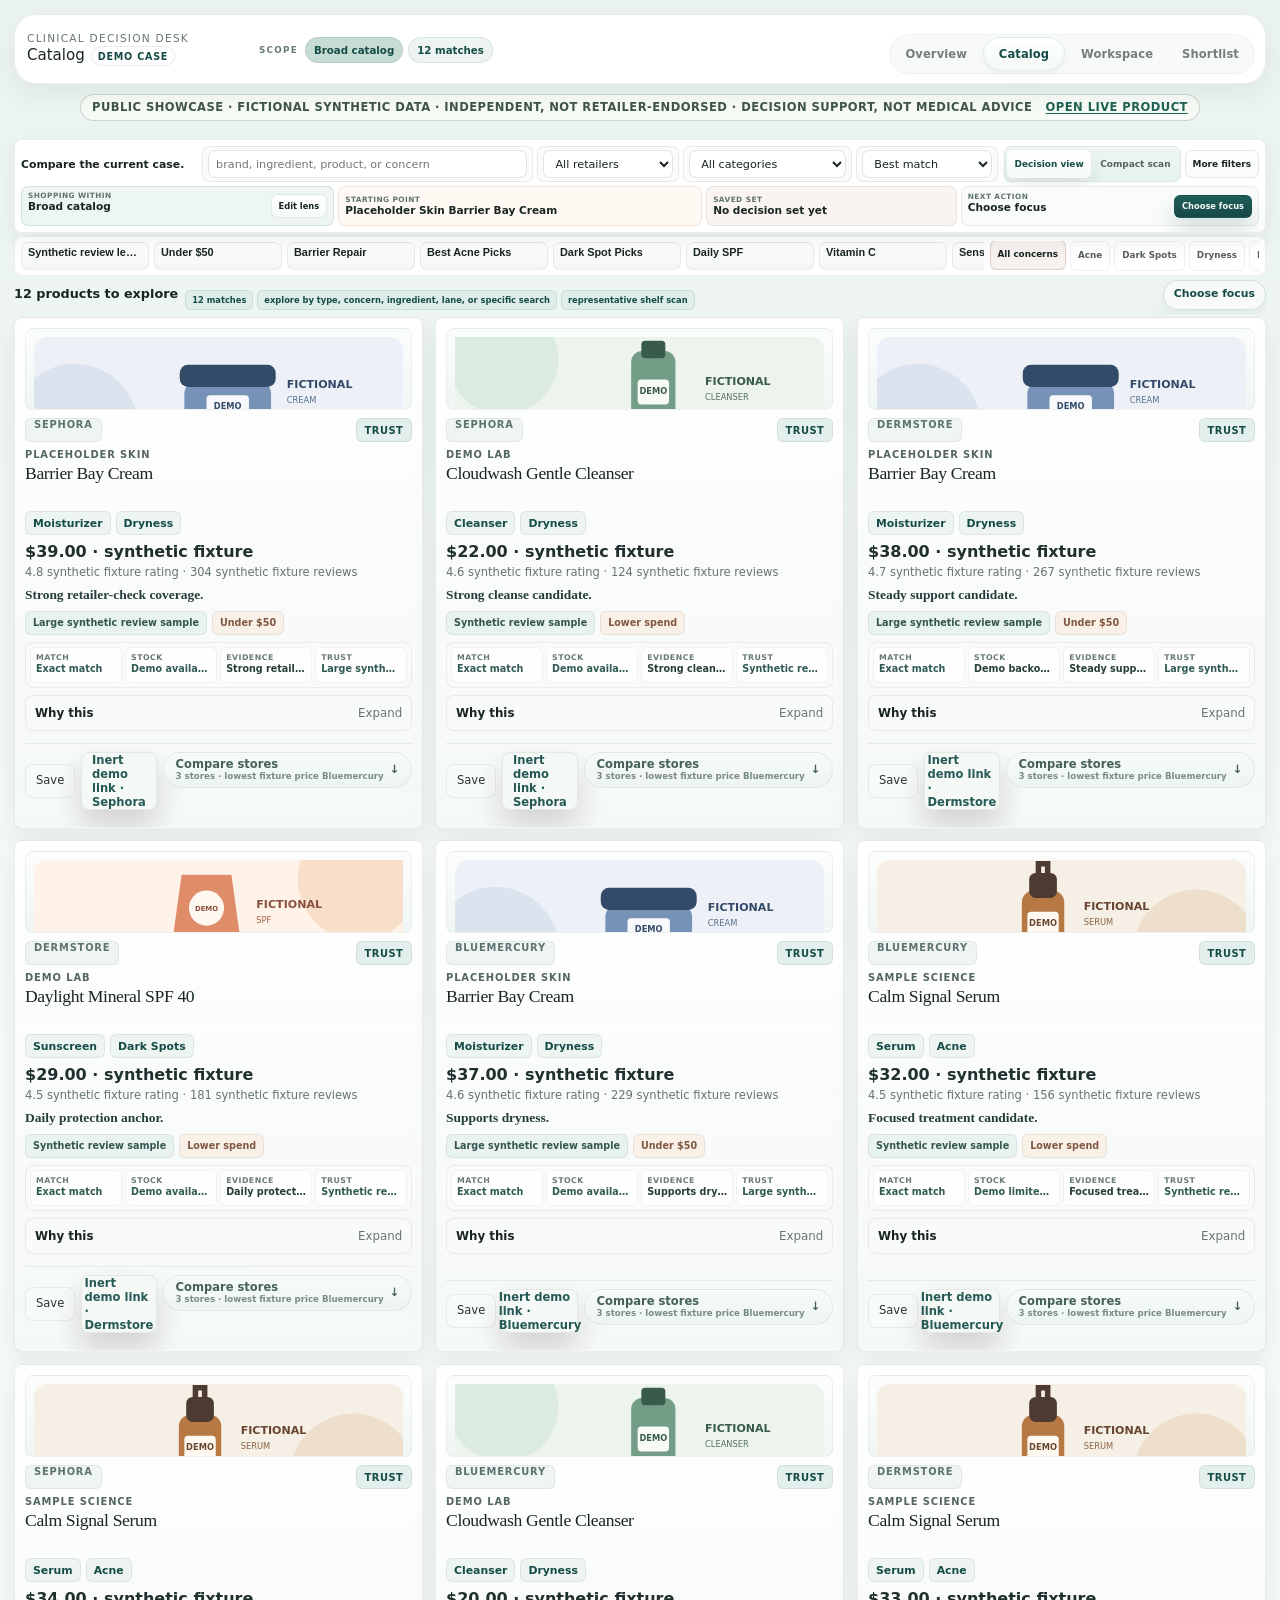
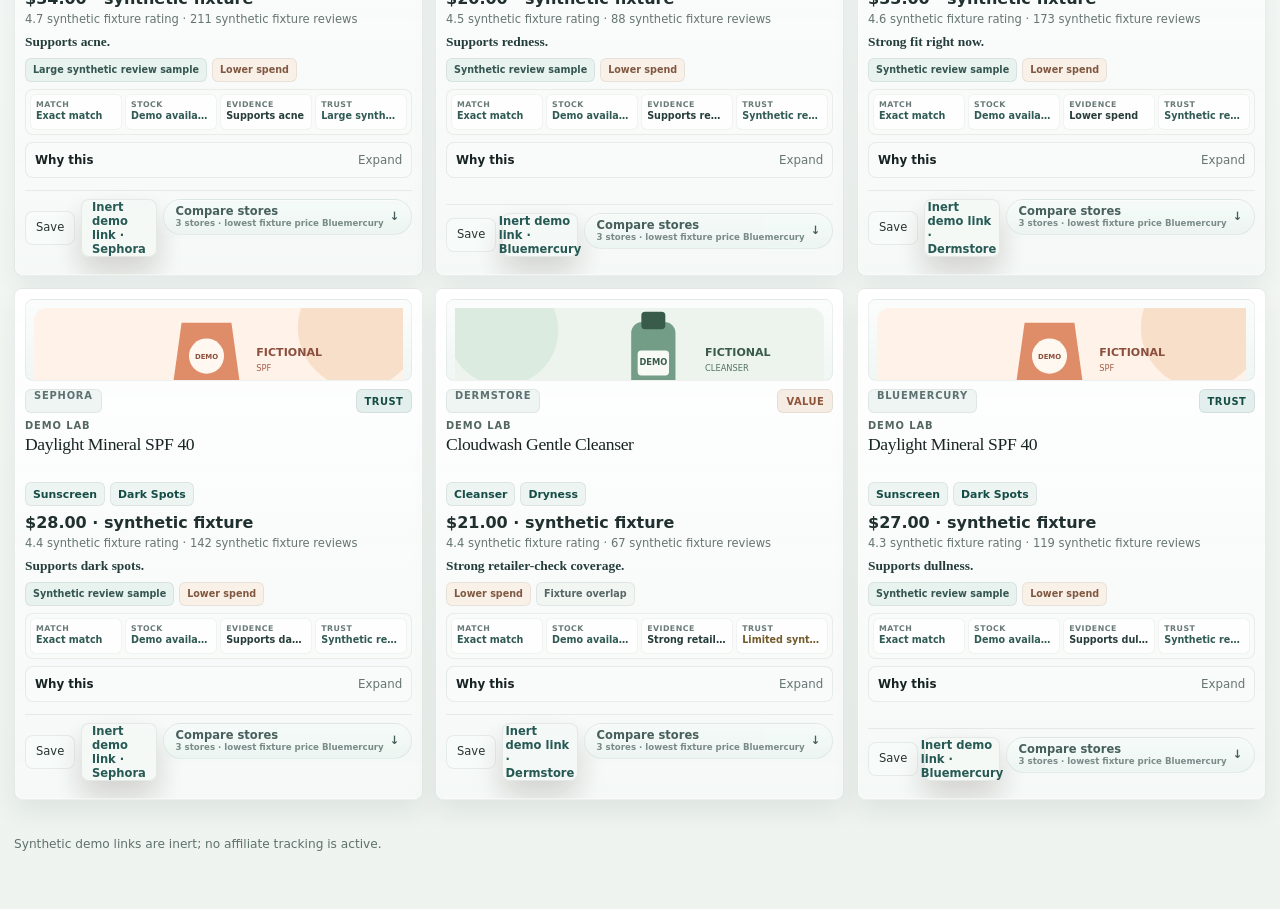
<file: web/catalog/index.html>
<!doctype html>
<html lang="en">
  <head>
    <meta charset="UTF-8">
    <meta name="robots" content="noindex">
    <title>skincare-hub Catalog</title>
    <script>
      window.location.replace("../?view=catalog" + window.location.search.replace(/^\?/, "&") + window.location.hash);
    </script>
  </head>
  <body>
    <p><a href="../?view=catalog">Open Catalog</a></p>
  </body>
</html>
</file>
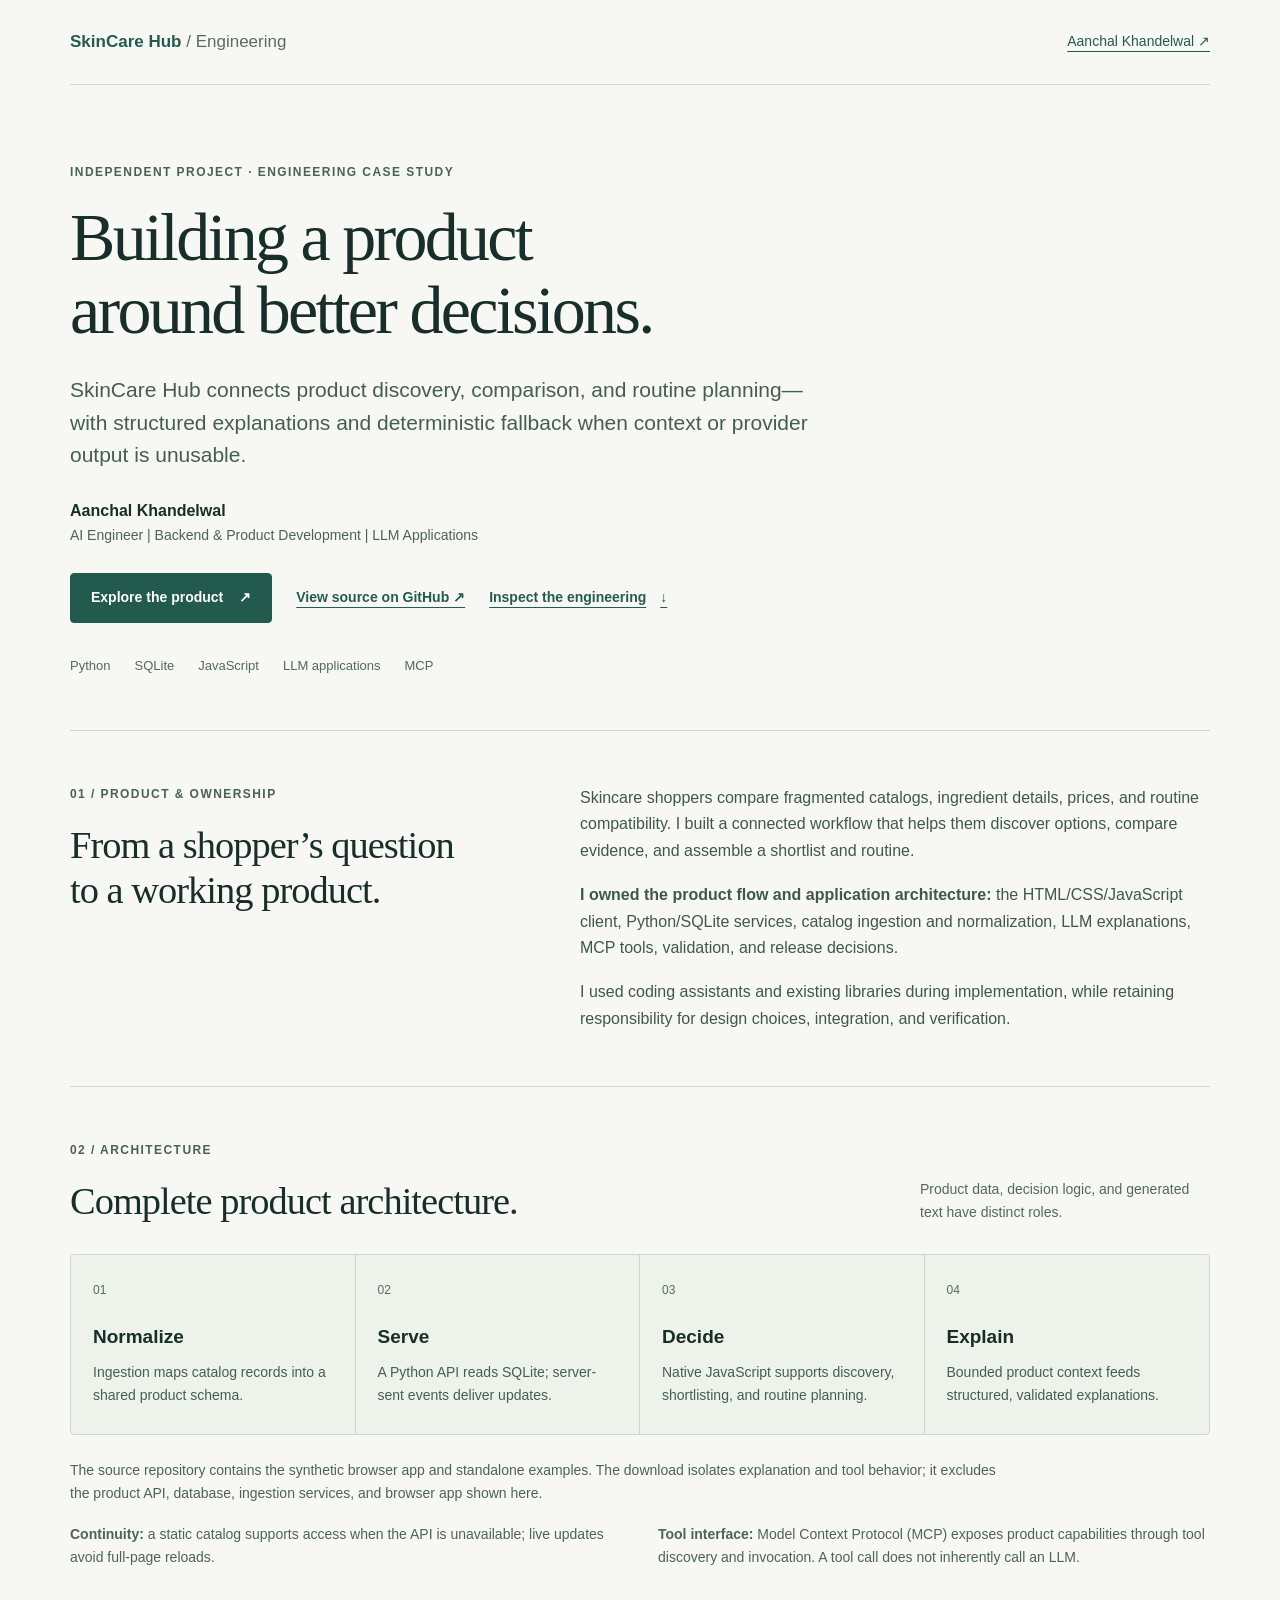
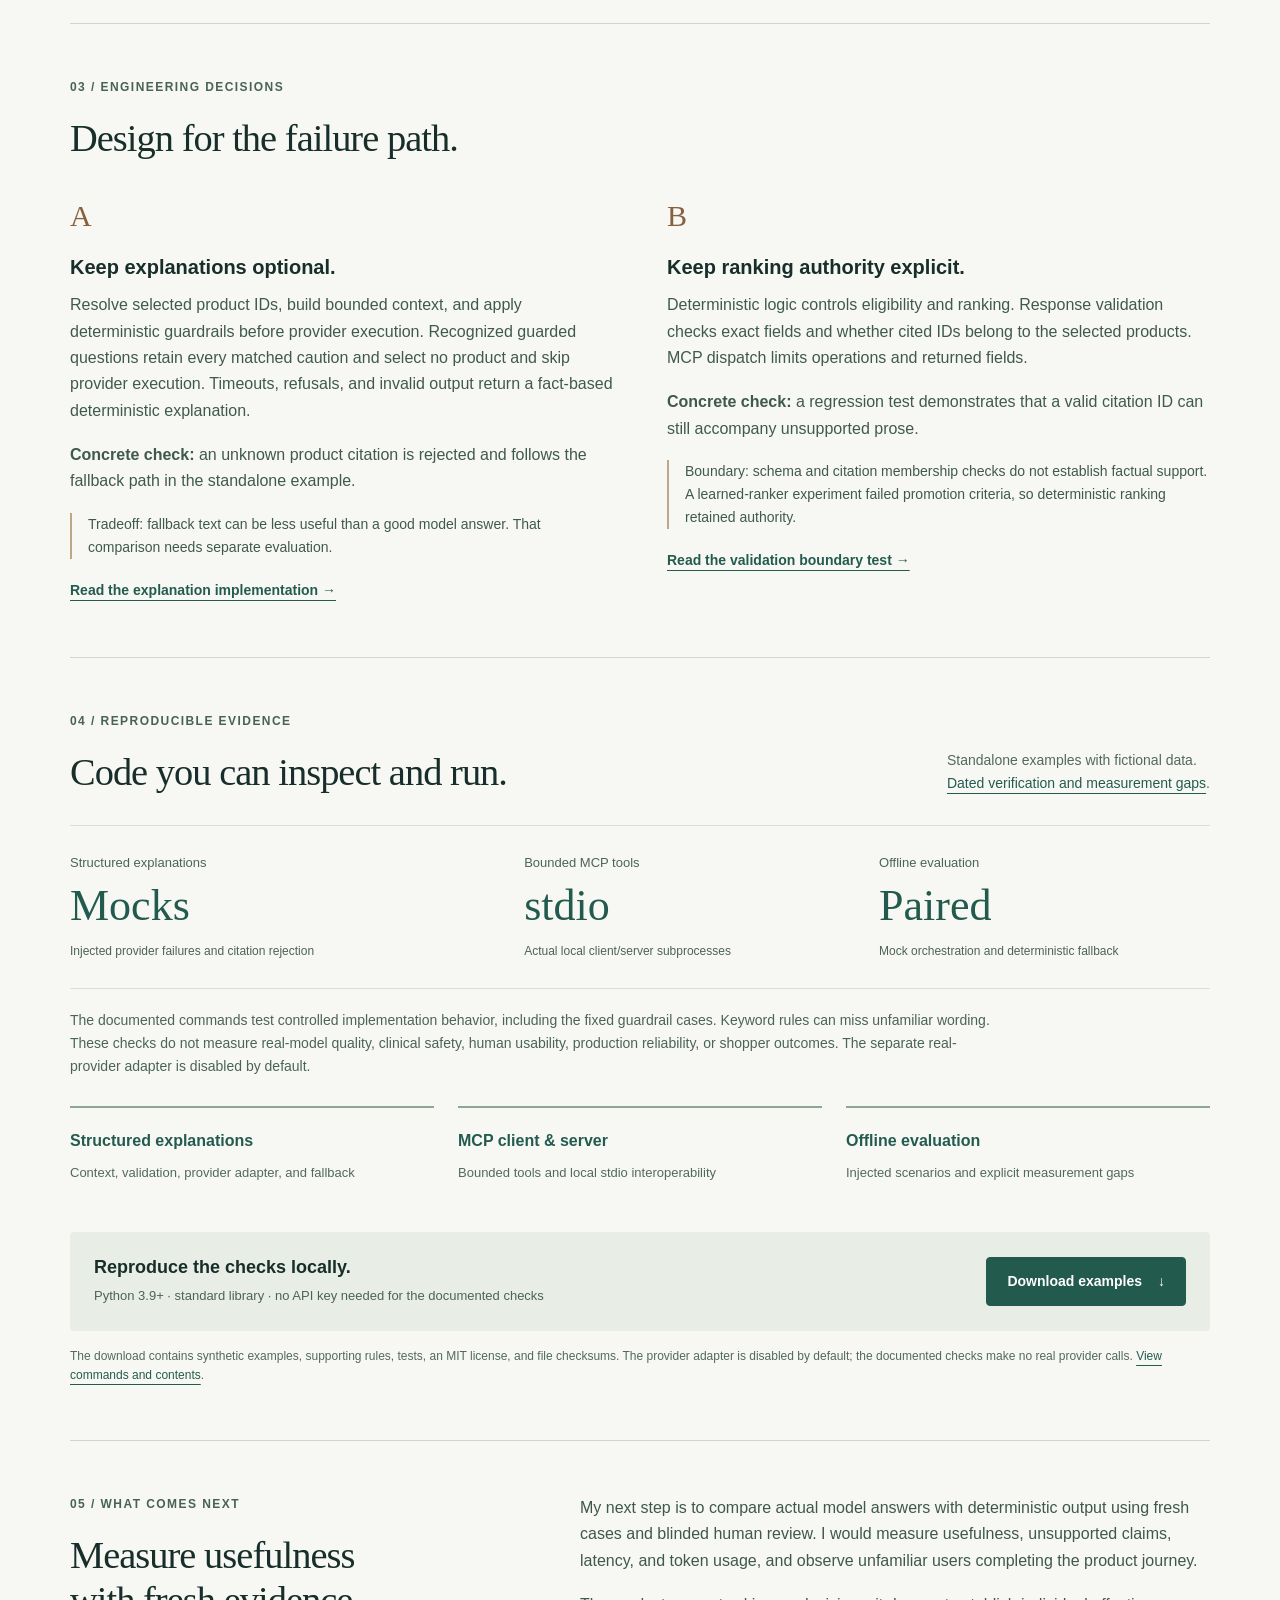
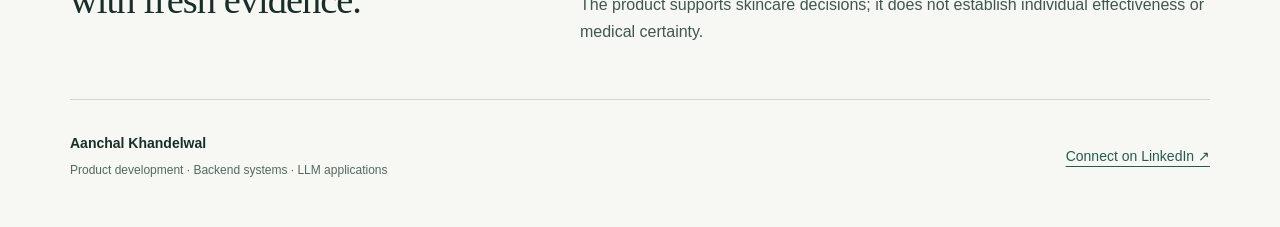
<file: web/engineering/index.html>
<!doctype html>
<html lang="en">
<head>
  <meta charset="utf-8">
  <meta name="viewport" content="width=device-width, initial-scale=1">
  <title>SkinCare Hub — Engineering Case Study | Aanchal Khandelwal</title>
  <meta name="description" content="Aanchal Khandelwal’s engineering case study: building SkinCare Hub with Python, SQLite, JavaScript, structured LLM explanations, deterministic fallbacks, and MCP tools.">
  <meta name="author" content="Aanchal Khandelwal">
  <link rel="canonical" href="https://skincarehub.app/engineering/">
  <meta property="og:type" content="article">
  <meta property="og:title" content="SkinCare Hub — Engineering Case Study">
  <meta property="og:description" content="Product development, backend architecture, and inspectable AI engineering by Aanchal Khandelwal.">
  <meta property="og:url" content="https://skincarehub.app/engineering/">
  <link rel="stylesheet" href="./styles.css">
</head>
<body class="engineering-page">
  <a class="eng-skip" href="#main">Skip to case study</a>
  <div class="eng-wrap">
    <header class="eng-header">
      <a class="eng-brand" href="https://skincarehub.app/">SkinCare Hub <span> / Engineering</span></a>
      <a href="https://www.linkedin.com/in/aanchalk/">Aanchal Khandelwal ↗</a>
    </header>
    <main id="main">
      <section class="eng-hero" aria-labelledby="case-title">
        <p class="eng-eyebrow">Independent project · Engineering case study</p>
        <h1 id="case-title">Building a product<br> around better decisions.</h1>
        <p class="eng-deck">SkinCare Hub connects product discovery, comparison, and routine planning—with structured explanations and deterministic fallback when context or provider output is unusable.</p>
        <p class="eng-byline"><strong>Aanchal Khandelwal</strong><br>AI Engineer | Backend &amp; Product Development | LLM Applications</p>
        <div class="eng-actions">
          <a class="eng-button" href="https://skincarehub.app/">Explore the product <span aria-hidden="true">↗</span></a>
          <a class="eng-text-link" href="https://github.com/aancha/skincare-decision-hub">View source on GitHub ↗</a>
          <a class="eng-text-link" href="#evidence">Inspect the engineering <span aria-hidden="true">↓</span></a>
        </div>
        <ul class="eng-stack" aria-label="Technology stack">
          <li>Python</li><li>SQLite</li><li>JavaScript</li><li>LLM applications</li><li>MCP</li>
        </ul>
      </section>

      <section class="eng-section eng-split" aria-labelledby="ownership">
        <div><p class="eng-eyebrow">01 / Product &amp; ownership</p><h2 id="ownership">From a shopper’s question<br>to a working product.</h2></div>
        <div class="eng-prose">
          <p>Skincare shoppers compare fragmented catalogs, ingredient details, prices, and routine compatibility. I built a connected workflow that helps them discover options, compare evidence, and assemble a shortlist and routine.</p>
          <p><strong>I owned the product flow and application architecture:</strong> the HTML/CSS/JavaScript client, Python/SQLite services, catalog ingestion and normalization, LLM explanations, MCP tools, validation, and release decisions.</p>
          <p>I used coding assistants and existing libraries during implementation, while retaining responsibility for design choices, integration, and verification.</p>
        </div>
      </section>

      <section class="eng-section" aria-labelledby="architecture">
        <div class="eng-section-head"><div><p class="eng-eyebrow">02 / Architecture</p><h2 id="architecture">Complete product architecture.</h2></div><p>Product data, decision logic, and generated text have distinct roles.</p></div>
        <ol class="eng-flow" aria-label="Application data flow">
          <li><span>01</span><h3>Normalize</h3><p>Ingestion maps catalog records into a shared product schema.</p></li>
          <li><span>02</span><h3>Serve</h3><p>A Python API reads SQLite; server-sent events deliver updates.</p></li>
          <li><span>03</span><h3>Decide</h3><p>Native JavaScript supports discovery, shortlisting, and routine planning.</p></li>
          <li><span>04</span><h3>Explain</h3><p>Bounded product context feeds structured, validated explanations.</p></li>
        </ol>
        <p class="eng-evidence-scope">The source repository contains the synthetic browser app and standalone examples. The download isolates explanation and tool behavior; it excludes the product API, database, ingestion services, and browser app shown here.</p>
        <div class="eng-architecture-notes">
          <p><strong>Continuity:</strong> a static catalog supports access when the API is unavailable; live updates avoid full-page reloads.</p>
          <p><strong>Tool interface:</strong> Model Context Protocol (MCP) exposes product capabilities through tool discovery and invocation. A tool call does not inherently call an LLM.</p>
        </div>
      </section>

      <section class="eng-section" aria-labelledby="decisions">
        <p class="eng-eyebrow">03 / Engineering decisions</p><h2 id="decisions">Design for the failure path.</h2>
        <div class="eng-decisions">
          <article><span class="eng-decision-number">A</span><h3>Keep explanations optional.</h3>
            <p>Resolve selected product IDs, build bounded context, and apply deterministic guardrails before provider execution. Recognized guarded questions retain every matched caution and select no product and skip provider execution. Timeouts, refusals, and invalid output return a fact-based deterministic explanation.</p>
            <p><strong>Concrete check:</strong> an unknown product citation is rejected and follows the fallback path in the standalone example.</p>
            <p class="eng-tradeoff">Tradeoff: fallback text can be less useful than a good model answer. That comparison needs separate evaluation.</p>
            <a href="examples.html#shortlist">Read the explanation implementation →</a>
          </article>
          <article><span class="eng-decision-number">B</span><h3>Keep ranking authority explicit.</h3>
            <p>Deterministic logic controls eligibility and ranking. Response validation checks exact fields and whether cited IDs belong to the selected products. MCP dispatch limits operations and returned fields.</p>
            <p><strong>Concrete check:</strong> a regression test demonstrates that a valid citation ID can still accompany unsupported prose.</p>
            <p class="eng-tradeoff">Boundary: schema and citation membership checks do not establish factual support. A learned-ranker experiment failed promotion criteria, so deterministic ranking retained authority.</p>
            <a href="examples.html#validation-tests">Read the validation boundary test →</a>
          </article>
        </div>
      </section>

      <section class="eng-section" id="evidence" aria-labelledby="evidence-title">
        <div class="eng-section-head"><div><p class="eng-eyebrow">04 / Reproducible evidence</p><h2 id="evidence-title">Code you can inspect and run.</h2></div><p>Standalone examples with fictional data.<br><a href="https://github.com/aancha/skincare-decision-hub/blob/main/docs/portfolio/evidence.md">Dated verification and measurement gaps</a>.</p></div>
        <dl class="eng-results">
          <div><dt>Structured explanations</dt><dd>Mocks<span>Injected provider failures and citation rejection</span></dd></div>
          <div><dt>Bounded MCP tools</dt><dd>stdio<span>Actual local client/server subprocesses</span></dd></div>
          <div><dt>Offline evaluation</dt><dd>Paired<span>Mock orchestration and deterministic fallback</span></dd></div>
        </dl>
        <p class="eng-evidence-scope">The documented commands test controlled implementation behavior, including the fixed guardrail cases. Keyword rules can miss unfamiliar wording. These checks do not measure real-model quality, clinical safety, human usability, production reliability, or shopper outcomes. The separate real-provider adapter is disabled by default.</p>
        <div class="eng-evidence-links">
          <a href="examples.html#shortlist"><strong>Structured explanations</strong><span>Context, validation, provider adapter, and fallback</span></a>
          <a href="examples.html#mcp"><strong>MCP client &amp; server</strong><span>Bounded tools and local stdio interoperability</span></a>
          <a href="examples.html#evaluation"><strong>Offline evaluation</strong><span>Injected scenarios and explicit measurement gaps</span></a>
        </div>
        <div class="eng-download">
          <div><h3>Reproduce the checks locally.</h3><p>Python 3.9+ · standard library · no API key needed for the documented checks</p></div>
          <a class="eng-button" href="skincare-hub-engineering-examples.zip" download>Download examples <span aria-hidden="true">↓</span></a>
        </div>
        <p class="eng-small">The download contains synthetic examples, supporting rules, tests, an MIT license, and file checksums. The provider adapter is disabled by default; the documented checks make no real provider calls. <a href="examples.html#reproduce">View commands and contents</a>.</p>
      </section>

      <section class="eng-section eng-split" aria-labelledby="next">
        <div><p class="eng-eyebrow">05 / What comes next</p><h2 id="next">Measure usefulness<br>with fresh evidence.</h2></div>
        <div class="eng-prose"><p>My next step is to compare actual model answers with deterministic output using fresh cases and blinded human review. I would measure usefulness, unsupported claims, latency, and token usage, and observe unfamiliar users completing the product journey.</p><p>The product supports skincare decisions; it does not establish individual effectiveness or medical certainty.</p></div>
      </section>
    </main>
    <footer class="eng-footer"><div><strong>Aanchal Khandelwal</strong><p>Product development · Backend systems · LLM applications</p></div><a href="https://www.linkedin.com/in/aanchalk/">Connect on LinkedIn ↗</a></footer>
  </div>
</body>
</html>
</file>
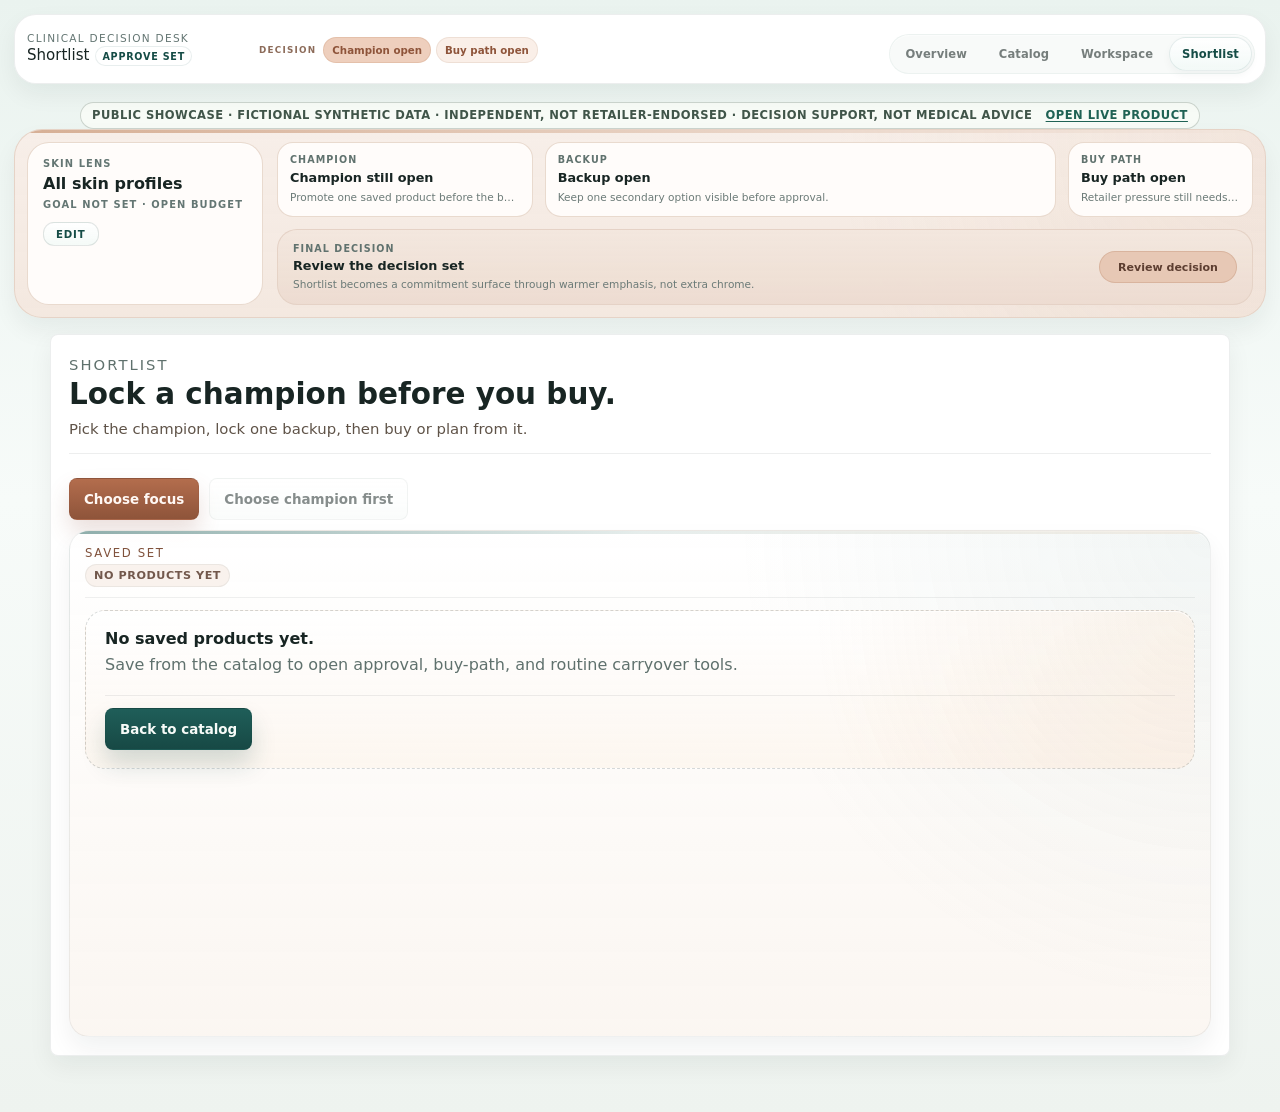
<file: web/shortlist/index.html>
<!doctype html>
<html lang="en">
  <head>
    <meta charset="UTF-8">
    <meta name="robots" content="noindex">
    <title>skincare-hub Shortlist</title>
    <script>
      window.location.replace("../?view=shortlist" + window.location.search.replace(/^\?/, "&") + window.location.hash);
    </script>
  </head>
  <body>
    <p><a href="../?view=shortlist">Open Shortlist</a></p>
  </body>
</html>
</file>
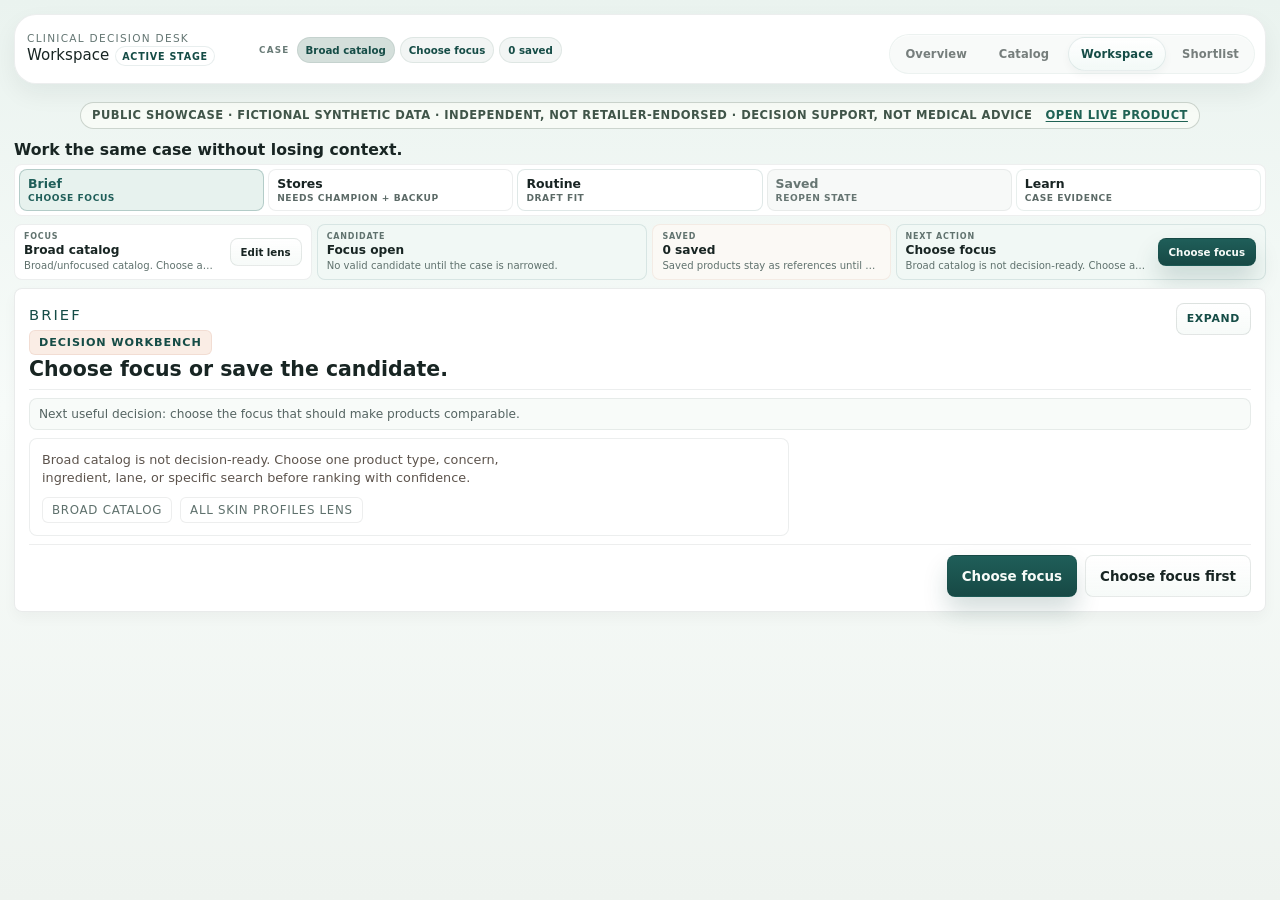
<file: web/workplace/index.html>
<!doctype html>
<html lang="en">
  <head>
    <meta charset="UTF-8">
    <meta name="robots" content="noindex">
    <title>skincare-hub Workspace</title>
    <script>
      window.location.replace("../?view=workspace" + window.location.search.replace(/^\?/, "&") + window.location.hash);
    </script>
  </head>
  <body>
    <p><a href="../?view=workspace">Open Workspace</a></p>
  </body>
</html>
</file>
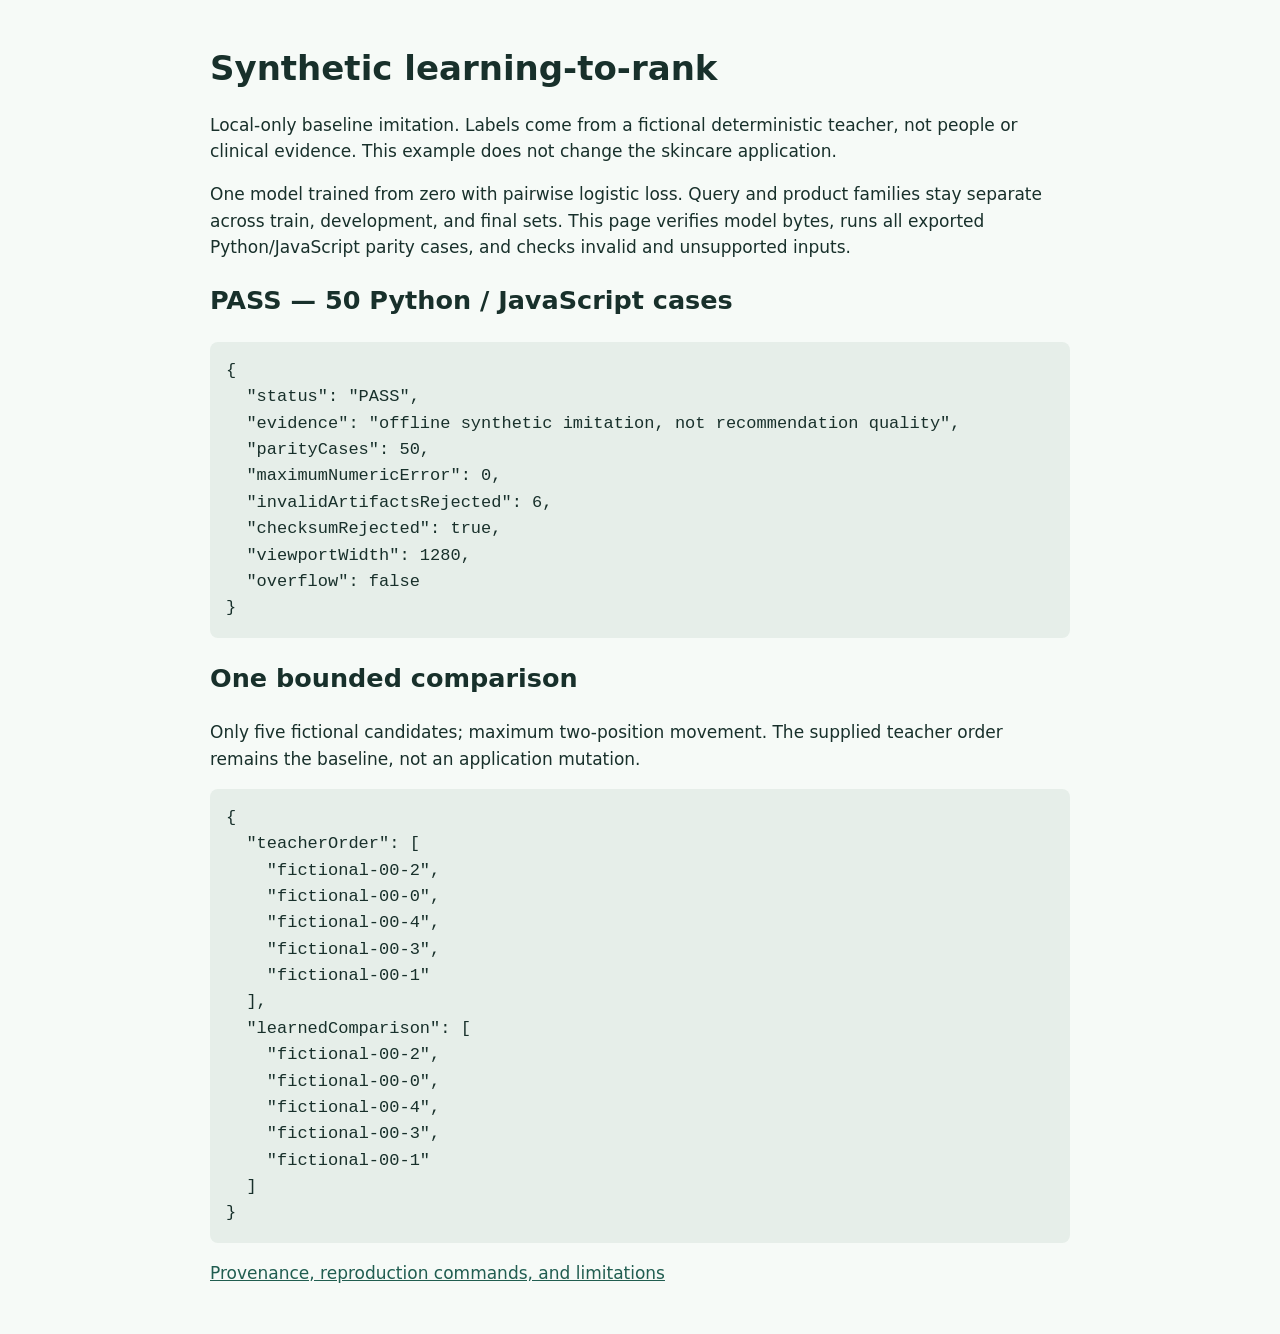
<file: examples/ml_ranking/browser.html>
<!doctype html>
<html lang="en">
<meta charset="utf-8">
<meta name="viewport" content="width=device-width, initial-scale=1">
<meta http-equiv="Content-Security-Policy" content="default-src 'self'; script-src 'self'; style-src 'unsafe-inline'; connect-src 'self'; img-src 'none'; object-src 'none'; base-uri 'none'">
<title>Synthetic ranking: Python / JavaScript parity</title>
<style>body{font:17px/1.55 system-ui,sans-serif;max-width:860px;margin:3rem auto;padding:0 1rem;color:#18302b;background:#f6faf7}h1{line-height:1.2}pre{white-space:pre-wrap;overflow-wrap:anywhere;background:#e6eee9;padding:1rem;border-radius:8px}code{overflow-wrap:anywhere}a{color:#205d50}</style>
<h1>Synthetic learning-to-rank</h1>
<p>Local-only baseline imitation. Labels come from a fictional deterministic teacher, not people or clinical evidence. This example does not change the skincare application.</p>
<p>One model trained from zero with pairwise logistic loss. Query and product families stay separate across train, development, and final sets. This page verifies model bytes, runs all exported Python/JavaScript parity cases, and checks invalid and unsupported inputs.</p>
<h2 id="status" role="status">Checking local artifacts…</h2>
<pre id="results"></pre>
<h2>One bounded comparison</h2>
<p>Only five fictional candidates; maximum two-position movement. The supplied teacher order remains the baseline, not an application mutation.</p>
<pre id="comparison"></pre>
<p><a href="README.md">Provenance, reproduction commands, and limitations</a></p>
<script type="module" src="browser.js"></script>
</html>
</file>
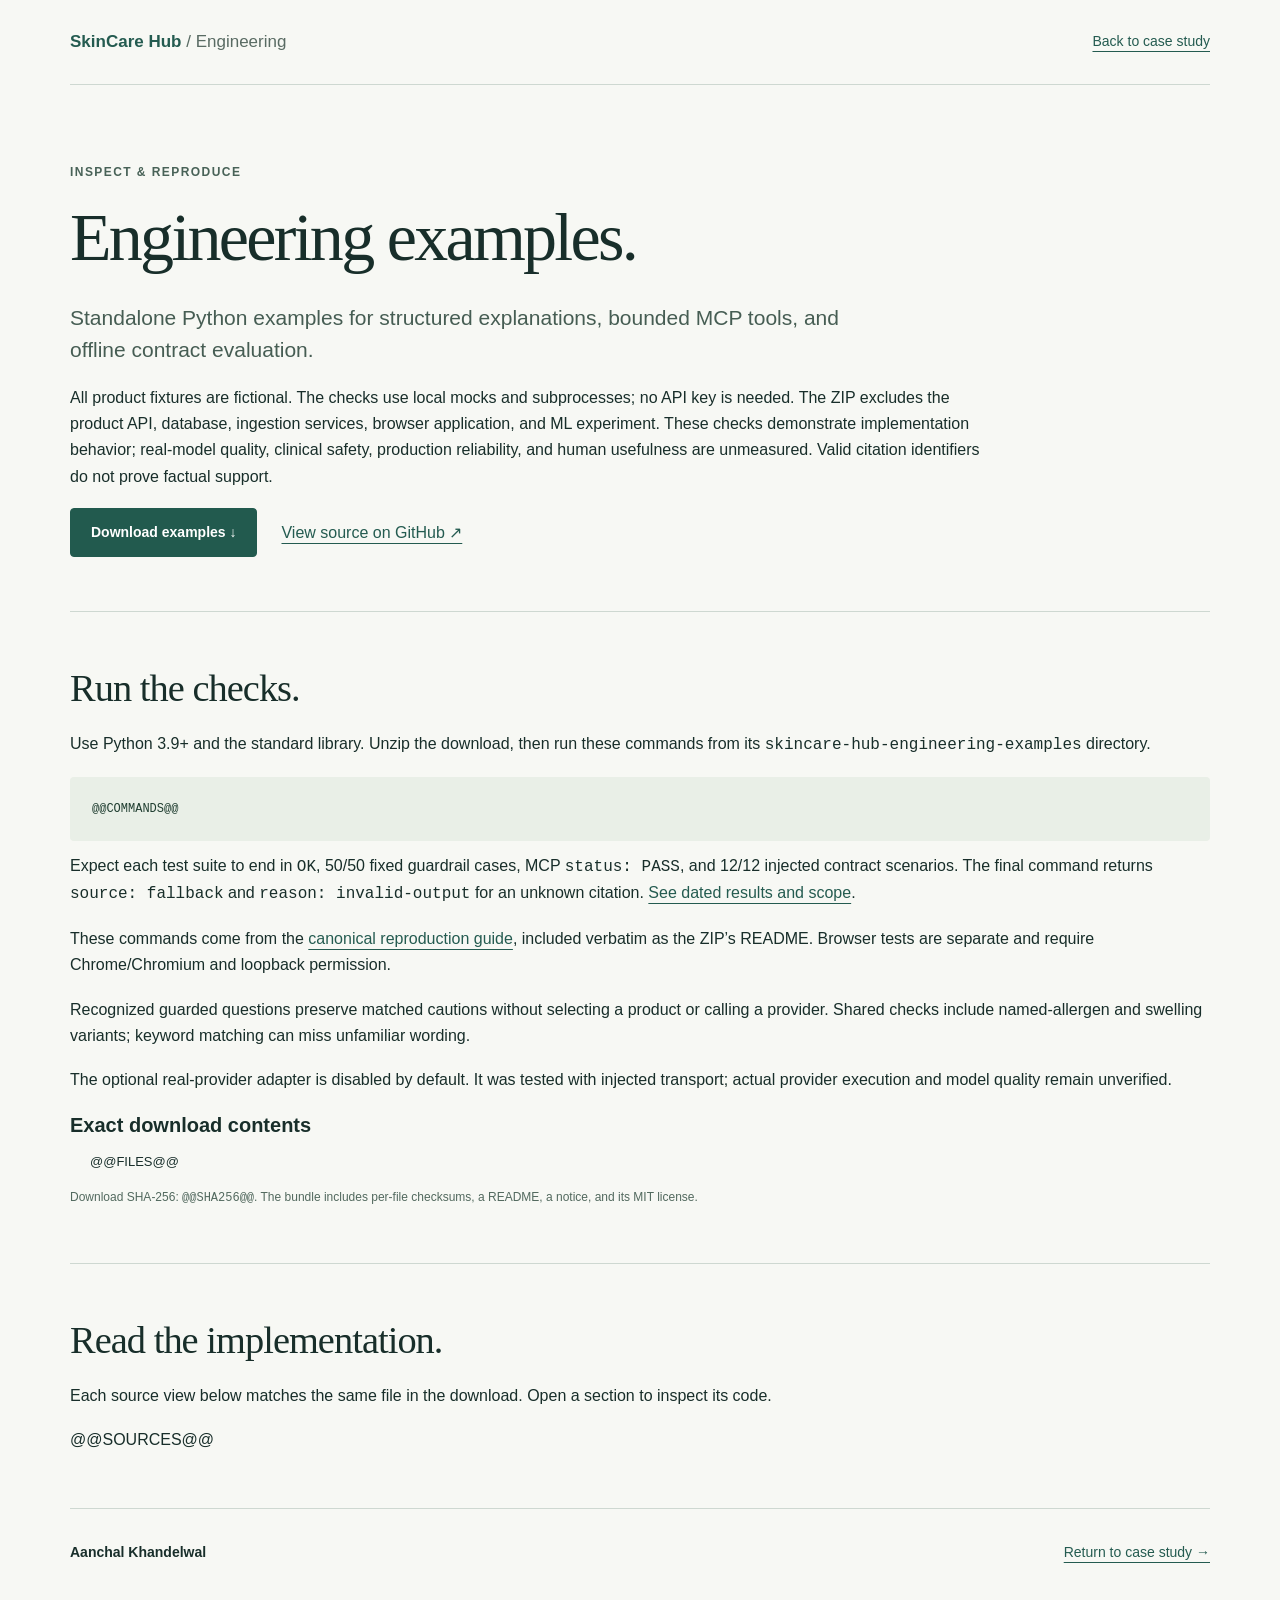
<file: web/engineering/examples-template.html>
<!doctype html><html lang="en"><head><meta charset="utf-8">
<meta name="viewport" content="width=device-width, initial-scale=1">
<title>Engineering Examples | SkinCare Hub | Aanchal Khandelwal</title>
<meta name="description" content="Inspect and reproduce SkinCare Hub’s synthetic explanation, MCP, and offline evaluation examples.">
<link rel="canonical" href="https://skincarehub.app/engineering/examples.html">
<link rel="stylesheet" href="./styles.css"></head>
<body class="engineering-page"><a class="eng-skip" href="#main">Skip to examples</a><div class="eng-wrap">
<header class="eng-header"><a class="eng-brand" href="./">SkinCare Hub <span>/ Engineering</span></a>
<a href="./#evidence">Back to case study</a></header><main id="main">
<section class="eng-hero"><p class="eng-eyebrow">Inspect &amp; reproduce</p><h1>Engineering examples.</h1>
<p class="eng-deck">Standalone Python examples for structured explanations, bounded MCP tools, and offline contract evaluation.</p>
<p>All product fixtures are fictional. The checks use local mocks and subprocesses; no API key is needed.
The ZIP excludes the product API, database, ingestion services, browser application, and ML experiment. These checks demonstrate implementation behavior; real-model quality, clinical safety, production reliability, and human usefulness are unmeasured. Valid citation identifiers do not prove factual support.</p>
<div class="eng-actions"><a class="eng-button" href="skincare-hub-engineering-examples.zip" download>Download examples ↓</a><a href="https://github.com/aancha/skincare-decision-hub">View source on GitHub ↗</a></div></section>
<section class="eng-section" id="reproduce"><h2>Run the checks.</h2>
<p>Use Python 3.9+ and the standard library. Unzip the download, then run these commands from its
<code>skincare-hub-engineering-examples</code> directory.</p><pre><code>@@COMMANDS@@</code></pre>
<p>Expect each test suite to end in <code>OK</code>, 50/50 fixed guardrail cases, MCP <code>status: PASS</code>, and 12/12 injected contract scenarios. The final command returns <code>source: fallback</code> and <code>reason: invalid-output</code> for an unknown citation. <a href="https://github.com/aancha/skincare-decision-hub/blob/main/docs/portfolio/evidence.md">See dated results and scope</a>.</p>
<p>These commands come from the <a href="https://github.com/aancha/skincare-decision-hub/blob/main/docs/portfolio/engineering-examples.md">canonical reproduction guide</a>, included verbatim as the ZIP’s README. Browser tests are separate and require Chrome/Chromium and loopback permission.</p>
<p>Recognized guarded questions preserve matched cautions without selecting a product or calling a provider. Shared checks include named-allergen and swelling variants; keyword matching can miss unfamiliar wording.</p>
<p>The optional real-provider adapter is disabled by default. It was tested with injected transport;
actual provider execution and model quality remain unverified.</p>
<h3>Exact download contents</h3><ul class="eng-file-list">@@FILES@@</ul><p class="eng-small">Download SHA-256: <code style="overflow-wrap:anywhere">@@SHA256@@</code>. The bundle includes per-file checksums, a README, a notice, and its MIT license.</p></section><section class="eng-section"><h2>Read the implementation.</h2><p>Each source view below matches the same file in the download. Open a section to inspect its code.</p>@@SOURCES@@</section></main><footer class="eng-footer"><strong>Aanchal Khandelwal</strong><a href="./">Return to case study →</a></footer></div></body></html>
</file>
